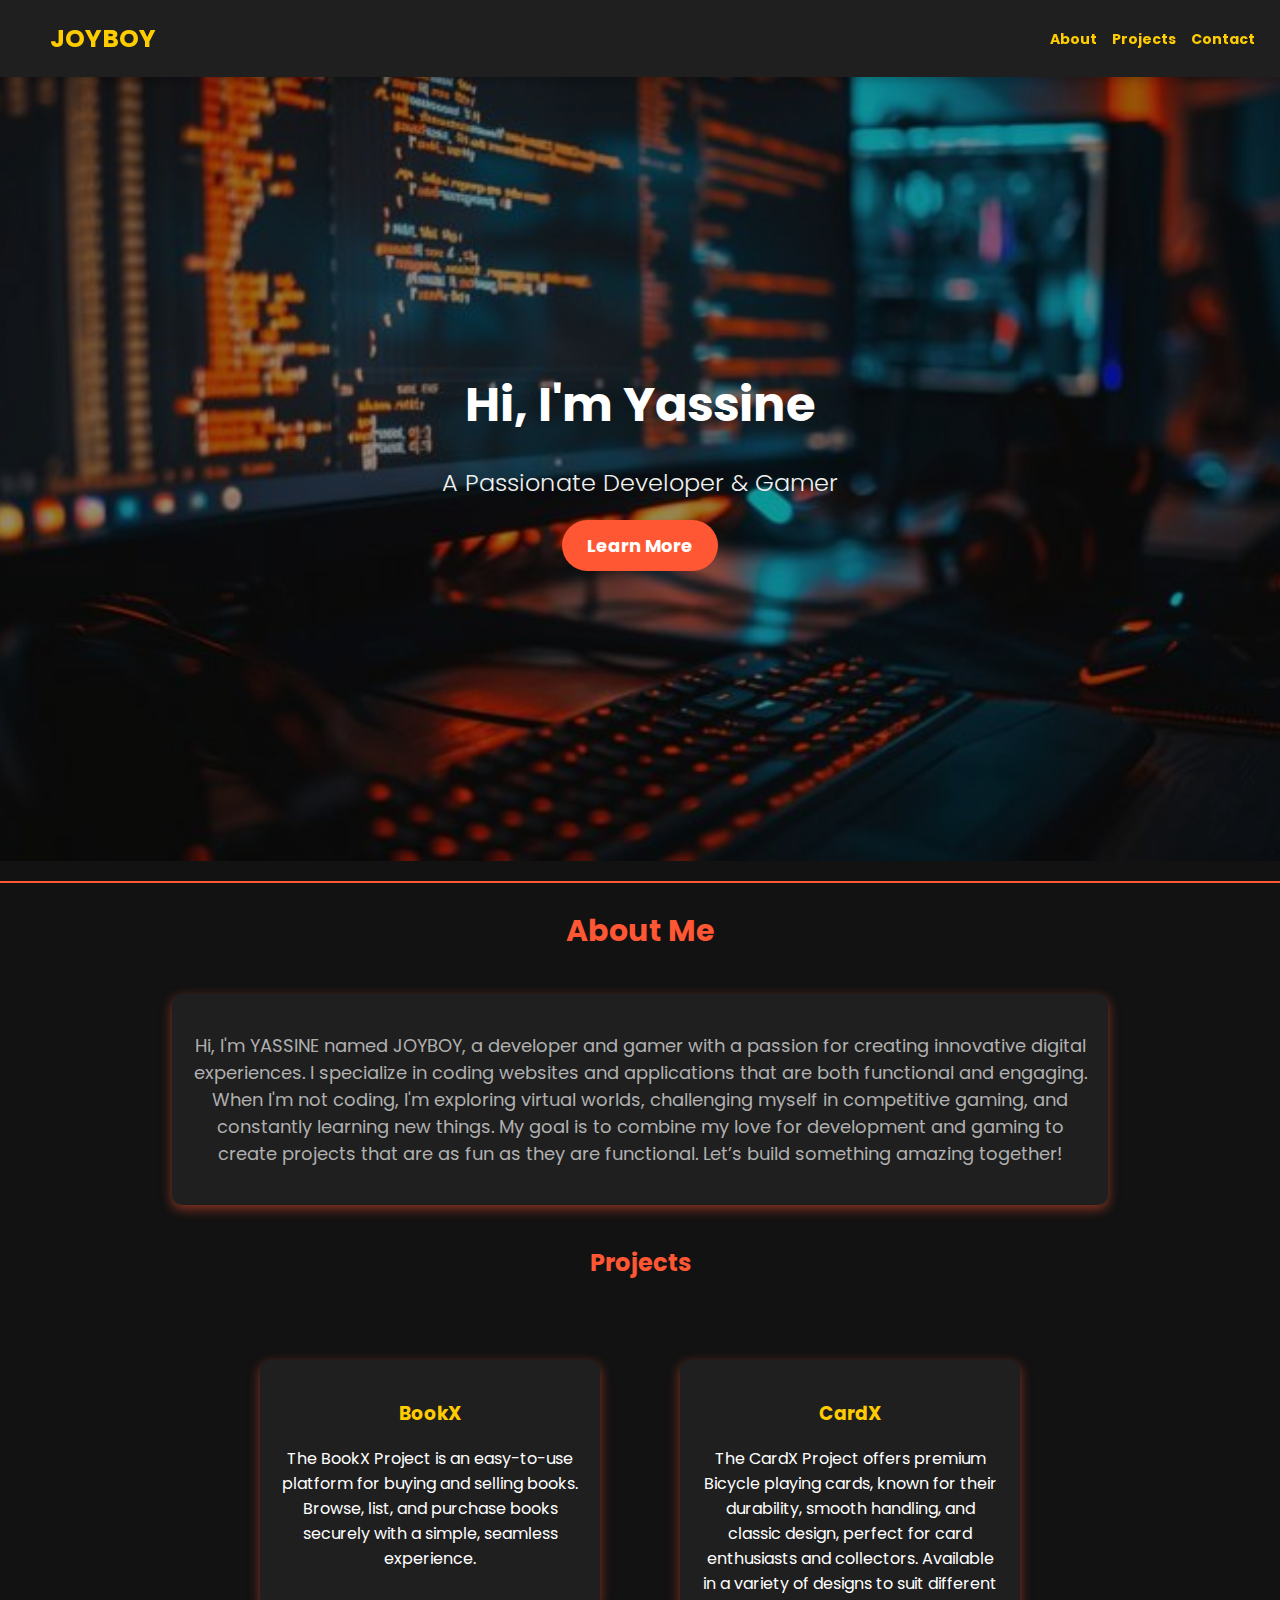
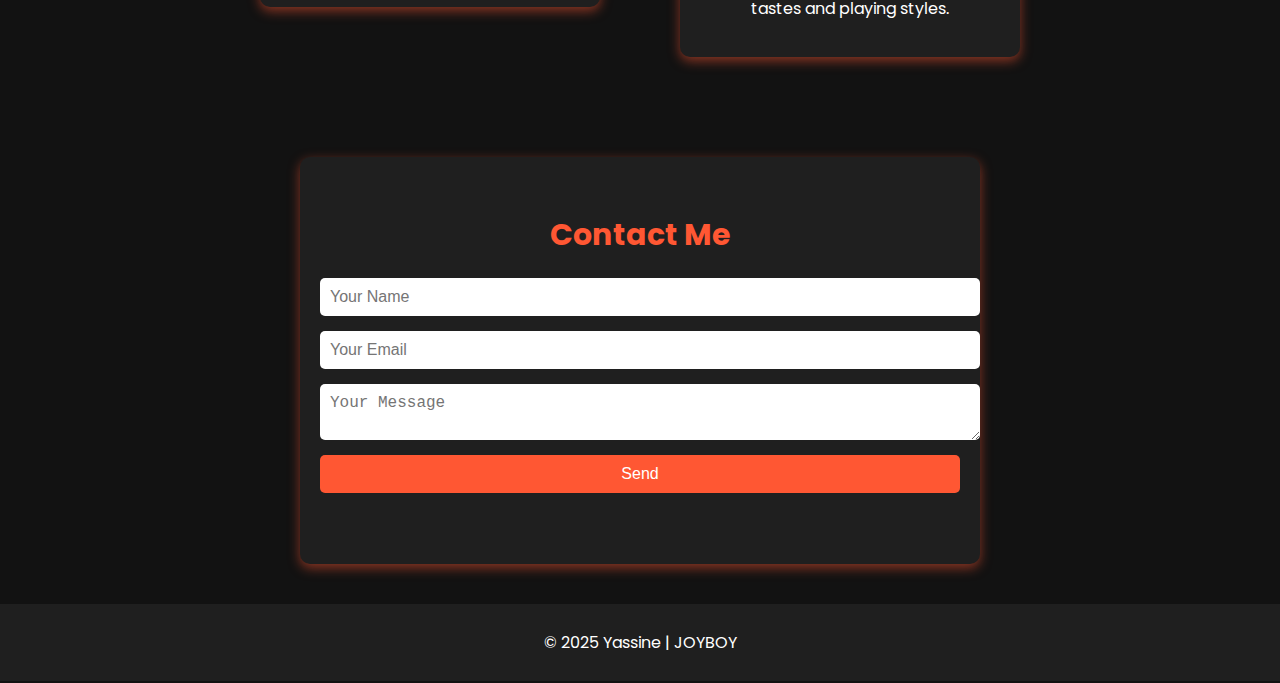
<file: index.html>
<!DOCTYPE html>
<html lang="en">
<head>
    <meta charset="UTF-8">
    <meta name="viewport" content="width=device-width, initial-scale=1.0">
    <title>Yassine | Portfolio</title>
    <link rel="icon" href="favicon.jpg">
    <link rel="stylesheet" href="style.css">
    <script src="https://smtpjs.com/v3/smtp.js"></script>
</head>
<body>
    <header>
        <nav>
            <a href="index.html" class="logo">JOYBOY</a>
            <div id="hamburger-menu" class="hamburger-icon">
                &#9776; 
            </div>
            <ul id="nav-list">
                <li><a href="#about">About</a></li>
                <li><a href="#projects">Projects</a></li>
                <li><a href="#contact">Contact</a></li>
            </ul>
        </nav>
    </header>
    
    
    <section id="hero">
        <div class="hero-content">
            <h2>Hi, I'm Yassine</h2>
            <p>A Passionate Developer & Gamer</p>
            <a href="#about" class="cta-button">Learn More</a>
        </div>
    </section>
    <div class="orange-row"></div>
    
    <h2 id="about-title">About Me</h2>
    <section id="about">
        <p>Hi, I'm YASSINE named JOYBOY, a developer and gamer with a passion for creating innovative digital experiences. I specialize in coding websites and applications that are both functional and engaging. When I'm not coding, I'm exploring virtual worlds, challenging myself in competitive gaming, and constantly learning new things. My goal is to combine my love for development and gaming to create projects that are as fun as they are functional. Let’s build something amazing together!</p>
    </section>
    
    <section id="projects">
        <h2>Projects</h2>
        <div class="project-list">
            <a href="BookX/index.html">
                <div class="project">
                    <h3>BookX</h3>
                    <p>The BookX Project is an easy-to-use platform for buying and selling books. Browse, list, and purchase books securely with a simple, seamless experience.</p>
                </div>
            </a>
            <a href="CardX/index.html">
                <div class="project">
                    <h3>CardX</h3>
                    <p> The CardX Project offers premium Bicycle playing cards, known for their durability, smooth handling, and classic design, perfect for card enthusiasts and collectors. Available in a variety of designs to suit different tastes and playing styles.</p>
                </div>
            </a>
        </div>
    </section>
    
    <section id="contact">
        <h2>Contact Me</h2>
        <form id="contactForm" method="post" action="">
            <input type="text" id="name" name="name" placeholder="Your Name" required>
            <input type="email" id="email" name="email" placeholder="Your Email" required>
            <textarea placeholder="Your Message" id="message" name="message" required></textarea>
            <button type="submit" >Send</button>
            <p id="responseMessage"></p>
        </form>
    </section>
    
    <footer>
        <p>&copy; 2025 Yassine | JOYBOY</p>
    </footer>
    <script src="script.js"></script>
</body>
</html>
</file>
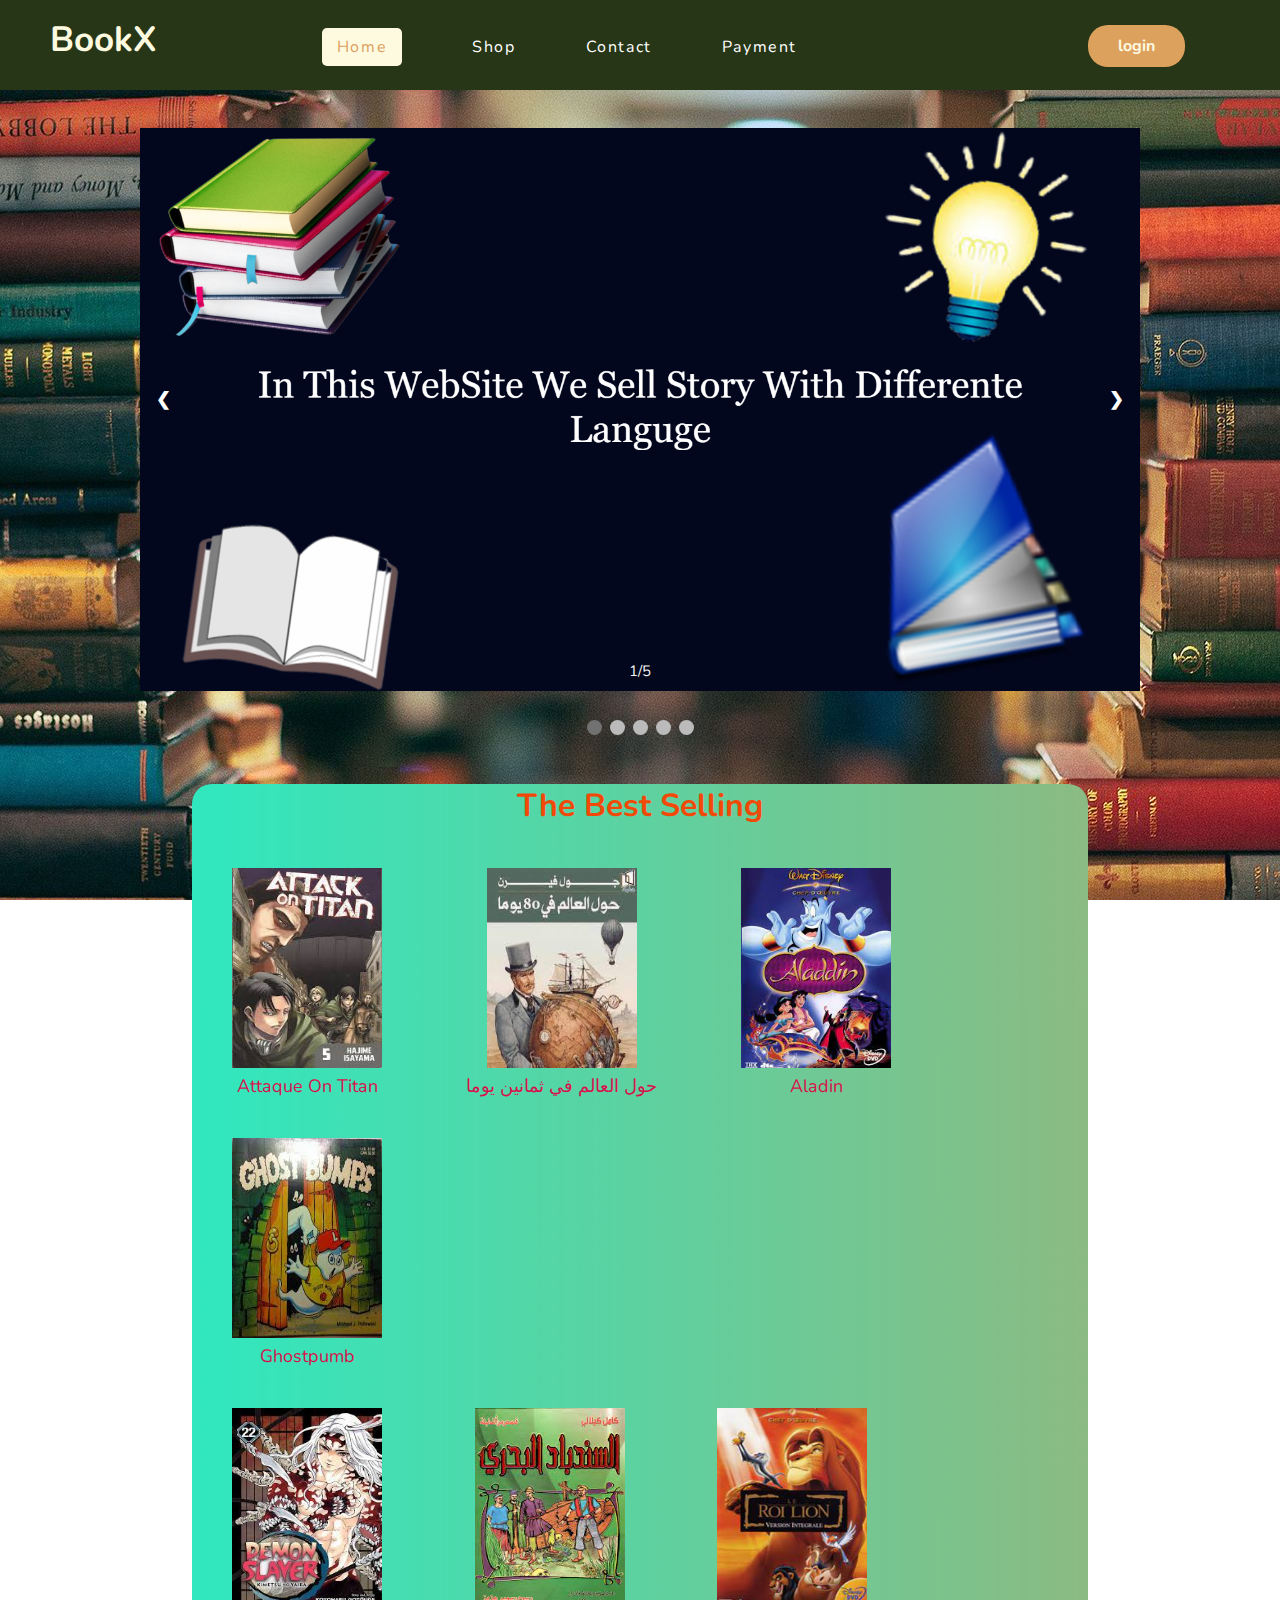
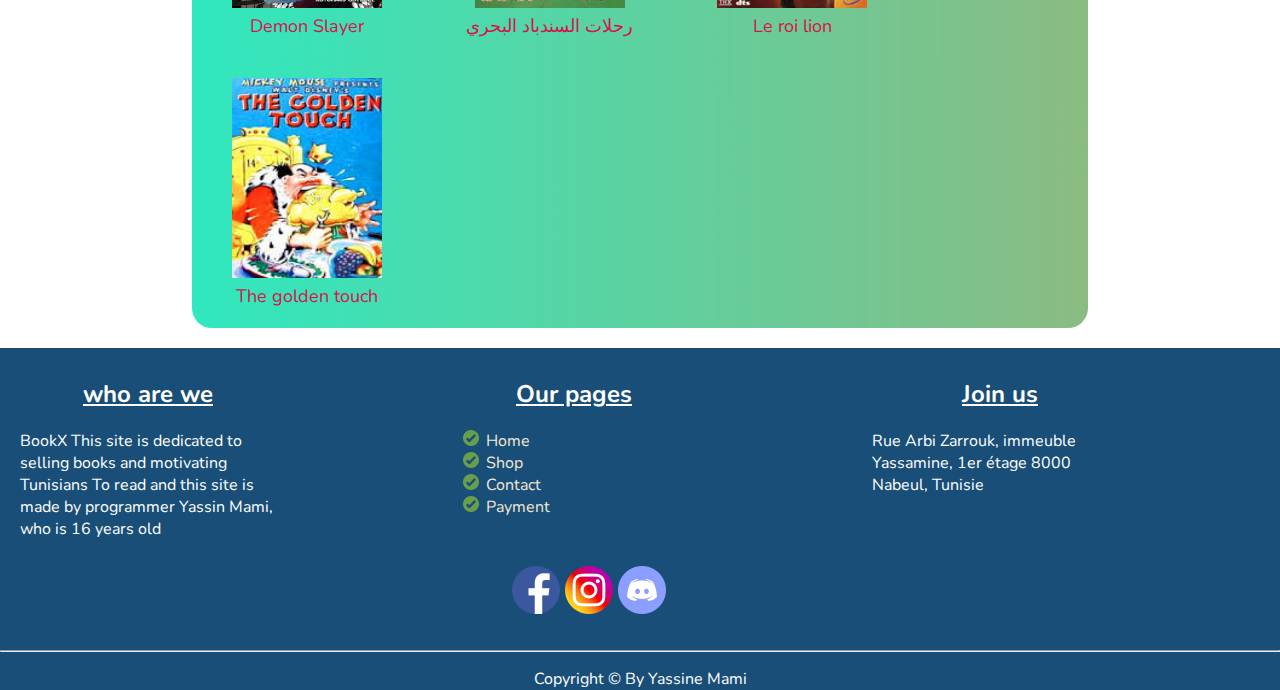
<file: BookX/index.html>
<!DOCTYPE html>
<html lang="en">
<head>
    <meta charset="UTF-8">
    <meta http-equiv="X-UA-Compatible" content="IE=edge">
    <meta name="viewport" content="width=device-width, initial-scale=1.0">
    <title>BookX</title>
    <link rel="stylesheet" href="style.css">
    <link rel="stylesheet" href="slider.css">
    <link rel="icon" type="image/x-icon" href="photos/logo/logo-removebg-preview.png">
    <link href="https://fonts.googleapis.com/css2?family=Material+Symbols+Outlined" rel="stylesheet" />

</head>
<body>
    <header>
        <div class="header">
            <nav class="navigation">
                <a href="index.html"><label class="logo">BookX</label></a>
                <ul class="menu">
                    <li><a href="index.html"id="page-curent">Home</a></li>
                    <li><a href="shop.html" >Shop</a></li>
                    <li><a href="contact.html">Contact</a></li>
                    <li><a href="selling.html">Payment</a></li>
                </ul>
                <a href="login.html" class="login">login</a>
            </nav>
        </div>
    </header>

    <!-- Slideshow container -->
    <div class="slideshow-container">

        <!-- Full-width images with number and caption text -->
        <div class="mySlides fade">
        <a href="shop.html"><img src="photos/slider/slider1.jpg" style="width:100%"></a>
        <div class="text">1/5</div>
        </div>
    
        <div class="mySlides fade">
        <a href="shop.html #français"><img src="photos/slider/slider2.jpg" style="width:100%"></a>
        <div class="text">2/5</div>
        </div>
    
        <div class="mySlides fade">
        <a href="shop.html #arabe"><img src="photos/slider/slider3.jpg" style="width:100%"></a>
        <div class="text">3/5</div>
        </div>

        <div class="mySlides fade">
            <img src="photos/slider/slider4.jpg" style="width:100%">
            <div class="text">4/5</div>
        </div>

        <div class="mySlides fade">
            <img src="photos/slider/slider5.jpg" style="width:100%">
            <div class="text">5/5</div>
        </div>
    
        <!-- Next and previous buttons -->
        <a class="prev" onclick="plusSlides(-1)">&#10094;</a>
        <a class="next" onclick="plusSlides(1)">&#10095;</a>
        </div>
        <br>
    
    <!-- The dots/circles -->
    <div style="text-align:center">
        <span class="dot" onclick="currentSlide(1)"></span>
        <span class="dot" onclick="currentSlide(2)"></span>
        <span class="dot" onclick="currentSlide(3)"></span>
        <span class="dot" onclick="currentSlide(4)"></span>
        <span class="dot" onclick="currentSlide(5)"></span>
    </div>
    <br>

    <div class="best-sel">
        <h1>The Best Selling</h1>
            <div class="liste1">
                <div class="best">
                    <a href="shop.html #attaque on titan"><img src="photos/les histoire/attaque on titan.jpg" alt="Attaque On Titan" ></a>
                    <a href="shop.html #attaque on titan">Attaque On Titan</a>
                </div>
                <div class="best">
                    <a href="shop.html #7oula el3alm fi 80yaoum"><img src="photos/les histoire/7oula el3alm fi 80yaoum.jpg" alt="7oula el3alm fi 80yaoum" ></a>
                    <a href="shop.html #7oula el3alm fi 80yaoum">حول العالم في ثمانين يوما</a>
                </div>
                <div class="best">
                    <a href="shop.html #Aladin"><img src="photos/les histoire/aladin.jpg" alt="Aladin" ></a>
                    <a href="shop.html #Aladin">Aladin</a>
                </div>
                <div class="best">
                    <a href="shop.html #ghostpumb"><img src="photos/les histoire/ghostpumb.jpg" alt="ghostpumb" ></a>
                    <a href="shop.html #ghostpumb">Ghostpumb</a>
                </div>
            </div>

            <div class="liste2">
                <div class="best">
                    <a href="shop.html #demon slayer"><img src="photos/les histoire/demon slayer.jpg" alt="demon slayer" ></a>
                    <a href="shop.html #demon slayer">Demon Slayer</a>
                </div>
                <div class="best">
                    <a href="shop.html #sindibad"><img src="photos/les histoire/sindibad.png" alt="sindibad" ></a>
                    <a href="shop.html #sindibad">رحلات السندباد البحري</a>
                </div>
                <div class="best">
                    <a href="shop.html #Le roi lion"><img src="photos/les histoire/le roi lion.jpg" alt="Le roi lion" ></a>
                    <a href="shop.html #Le roi lion">Le roi lion</a>
                </div>
                <div class="best">
                    <a href="shop.html #the golden touch"><img src="photos/les histoire/the golden touch.jpg" alt="The golden touch" ></a>
                    <a href="shop.html #the golden touch">The golden touch </a>
                </div>
            </div>
    </div>

    <footer class="footer">
        <div class="footer-element">
            <h2 class="h2-footer">who are we</h2>
            <p>BookX This site is dedicated to selling books and motivating Tunisians
                To read and this site is made by programmer Yassin Mami, who is 16 years old
            </p>
        </div>

        <div class="footer-element">
            <h2 class="contact-title">Our pages</h2>
            <ul class="our-pages">
                <li><a href="index.html">Home</a></li>
                <li><a href="shop.html">Shop</a></li>
                <li><a href="contact.html">Contact</a></li>
                <li><a href="selling.html">Payment</a></li>
            </ul>
        </div>

        <div class="footer-element">
            <h2 class="join-title">Join us</h2>
            <p>
                Rue Arbi Zarrouk, immeuble Yassamine, 1er étage 8000 Nabeul, Tunisie
            </p>
        </div>

        <div class="reseau-social">
            <div class="center-rs">
                <a href="https://www.facebook.com/houssine.mami.16/"><span class="comunity facebook"></span></a>
                <a href="https://www.instagram.com/yassine_sama2008/"><span class="comunity instagram"></span></a>
                <a href="https://discord.com/channels/722556341738012733/854034636040831016"><span class="comunity discord"></span></a>
            </div>
        </div>

        <div class="copyright">
            <hr>
            <p>
                Copyright &copy; By Yassine Mami
            </p>
        </div>

    </footer>
    <script src="programe.js">

    </script>
</body>

</html>
</file>
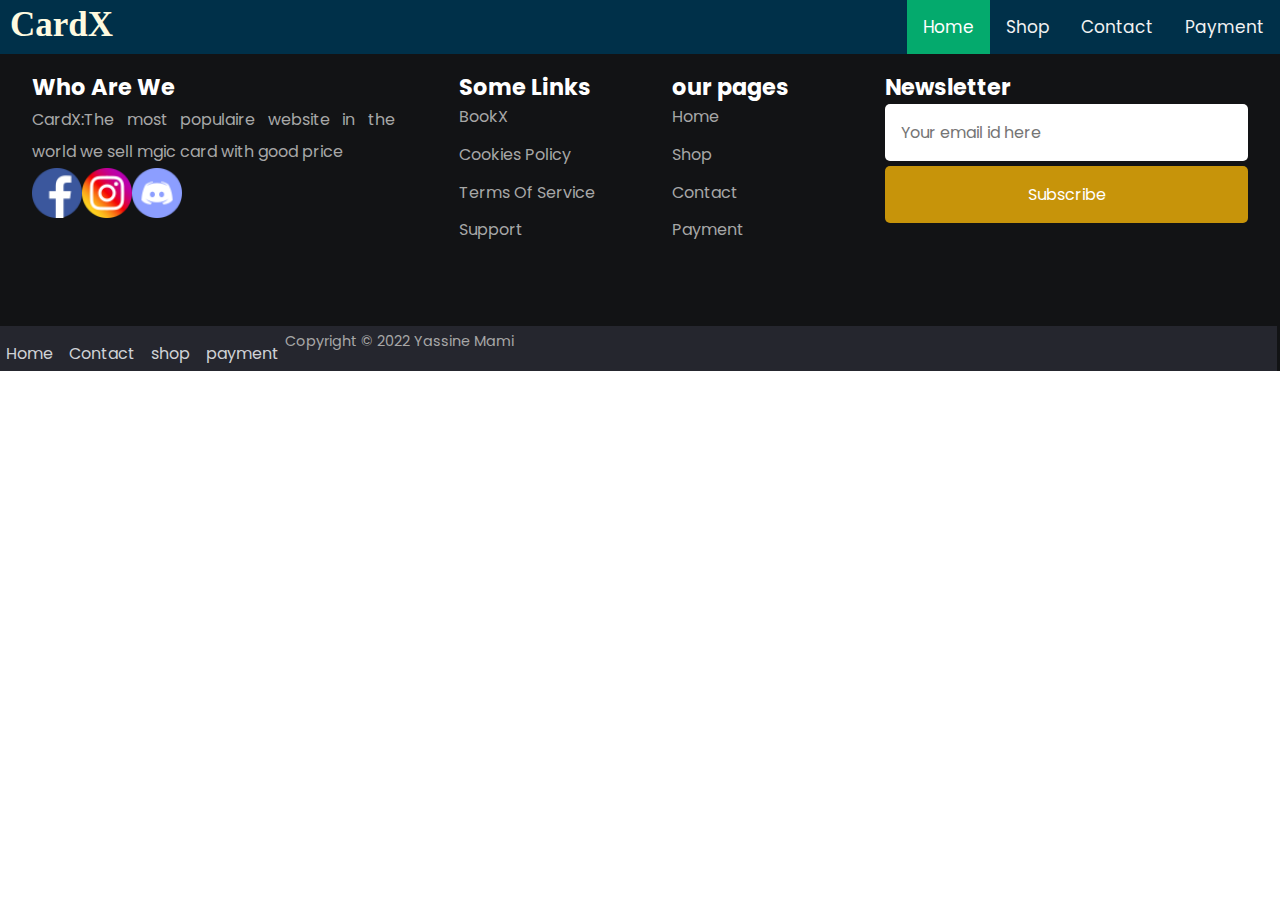
<file: CardX/index.html>
<!DOCTYPE html>
<html lang="en">
<head>
    <meta charset="UTF-8">
    <meta http-equiv="X-UA-Compatible" content="IE=edge">
    <meta name="viewport" content="width=device-width, initial-scale=1.0">
    <title>CardX</title>
    <link rel="stylesheet" href="style.css">
    <script src="script.js"></script>
    <link href="https://fonts.googleapis.com/css2?family=Material+Symbols+Outlined" rel="stylesheet" />
</head>
<body>
    <!-- Load an icon library to show a hamburger menu (bars) on small screens -->
<link rel="stylesheet" href="https://cdnjs.cloudflare.com/ajax/libs/font-awesome/4.7.0/css/font-awesome.min.css">

<div class="topnav" id="myTopnav">
  <div class="brand-name">CardX</div>
  <a href="selling.html">Payment</a>
  <a href="contact.html">Contact</a>
  <a href="shop.html">Shop</a>
  <a href="index.html" class="active">Home</a>

  <a href="javascript:void(0);" class="icon" onclick="myFunction()">
    <i class="fa fa-bars"></i>
  </a>
</div>

<button onclick="topFunction()" id="myBtn" title="Go to top"><span class="material-symbols-outlined">
  arrow_circle_up
  </span></button>

<!-- Footer-Section -->
<footer>
  <div class="row primary">
    <div class="column about">
  
    <h3>Who Are We</h3>
  
     <p>
        CardX:The most populaire website in the world 
        we sell mgic card with good price
    </p>
  
    <div class="social">
      <a href="https://www.facebook.com/houssine.mami.16/"><img src="photos/facebook.png" alt="" class="fa-brands fa-facebook-square"></a>
      <a href="https://www.instagram.com/yassine_sama2008/"><img src="photos/instagram.png" alt="" class="fa-brands fa-instagram-square"></a>
      <a href="https://discord.com/channels/722556341738012733/854034636040831016"><img src="photos/discord.png" alt="" class="fa-brands fa-discord-square"></a>
    </div>
  </div>
  
  <div class="column links">
  <h3>Some Links</h3>
  
   <ul>
  
    <li>
     <a href="file:///D:/Dev%20Web/BookX/index.html">BookX</a>
    </li>
    <li>
     <a href="#cookies-policy">Cookies Policy</a>
    </li>
    <li>
     <a href="#terms-of-services">Terms Of Service</a>
    </li>
    <li>
     <a href="#support">Support</a>
    </li>
   </ul>
  
  </div>
  
  
  <div class="column links">
    <h3>our pages</h3>
     <ul>
      <li>
       <a href="index.html">Home</a>
      </li>
      <li>
       <a href="shop.html">Shop</a>
      </li>
      <li>
      <a href="contact.html">Contact</a>
      </li>
      <li>
      <a href="selling.html">Payment</a>
      </li>
    </ul>
  </div>
  
  <div class="column subscribe">
   <h3>Newsletter</h3>
    <div>
     <input type="email" placeholder="Your email id here" />
     <button>Subscribe</button>
    </div>
  
  </div>
  
  </div>
  
  <div class="row copyright">
    <div class="footer-menu">
  
    <a href="index.html">Home</a>
    <a href="contact.html">Contact</a>
    <a href="shop.html">shop</a>
    <a href="selling.html">payment</a>
  
    </div>
     <p>Copyright &copy; 2022 Yassine Mami</p>
  </div>
  </footer>
</body>
</html>
</file>
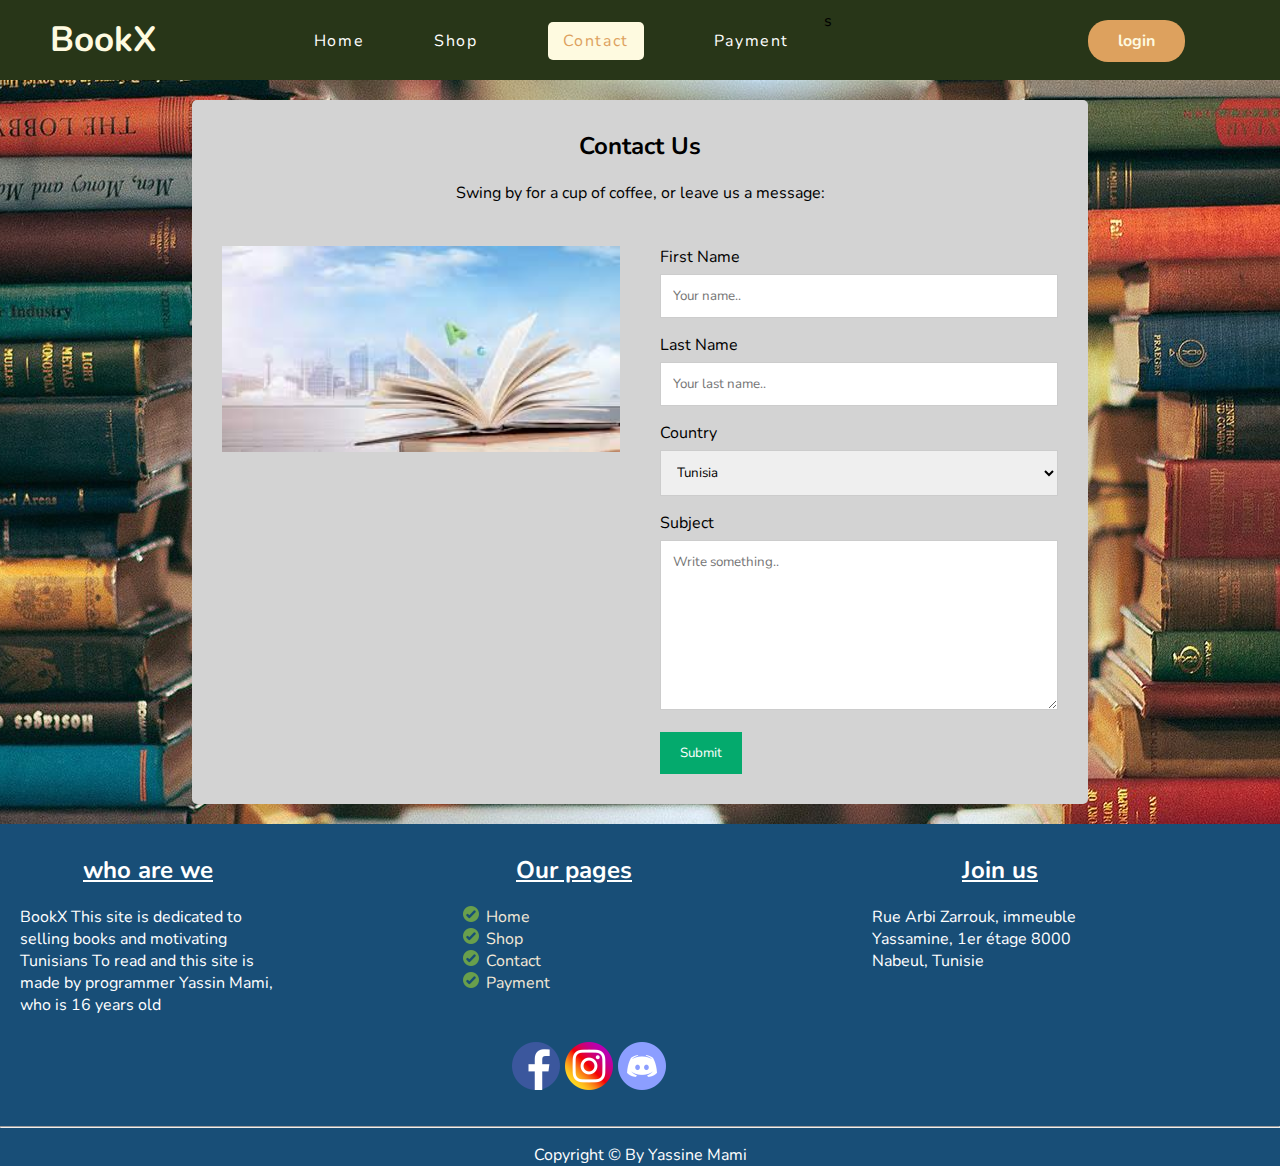
<file: BookX/contact.html>
<!DOCTYPE html>
<html lang="en">
<head>
    <meta charset="UTF-8">
    <meta http-equiv="X-UA-Compatible" content="IE=edge">
    <meta name="viewport" content="width=device-width, initial-scale=1.0">
    <title>BookX-contact</title>
    <link rel="stylesheet" href="contact.css">
    <link rel="icon" type="image/x-icon" href="photos/logo/logo-removebg-preview.png">
    
</head>
<body>
    <header>
        <div class="header">
            <nav class="navigation">
                <a href="index.html"><label class="logo">BookX</label></a>
                <ul class="menu">
                    <li><a href="index.html">Home</a></li>
                    <li><a href="shop.html" >Shop</a></li>
                    <li><a href="contact.html" id="page-curent">Contact</a></li>s
                    <li><a href="selling.html">Payment</a></li>
                </ul>
                <a href="login.html" class="login">login</a>
            </nav>
        </div>
    </header>

    <div class="container">
        <div style="text-align:center">
          <h2>Contact Us</h2>
          <p>Swing by for a cup of coffee, or leave us a message:</p>
        </div>
        <div class="row">
          <div class="column">
            <img src="photos/book background.jpg" style="width:100%">
          </div>
          <div class="column">
            <form>
              <label for="fname">First Name</label>
              <input type="text" id="fname" name="firstname" placeholder="Your name..">
              <label for="lname">Last Name</label>
              <input type="text" id="lname" name="lastname" placeholder="Your last name..">
              <label for="country">Country</label>
              <select id="country" name="country">
                <option value="australia">Tunisia</option>
                <option value="canada">Canada</option>
                <option value="usa">USA</option>
                <option value="japan">Japan</option>
              </select>
              <label for="subject">Subject</label>
              <textarea id="subject" name="subject" placeholder="Write something.." style="height:170px"></textarea>
              <a href="index.html"><input type="submit" value="Submit"></a>
            </form>
          </div>
        </div>
      </div>

    <footer class="footer">
        <div class="footer-element">
            <h2 class="h2-footer">who are we</h2>
            <p>BookX This site is dedicated to selling books and motivating Tunisians
                To read and this site is made by programmer Yassin Mami, who is 16 years old
            </p>
        </div>

        <div class="footer-element">
            <h2 class="contact-title">Our pages</h2>
            <ul class="our-pages">
                <li><a href="index.html">Home</a></li>
                <li><a href="shop.html">Shop</a></li>
                <li><a href="contact.html">Contact</a></li>
                <li><a href="selling.html">Payment</a></li>
            </ul>
        </div>

        <div class="footer-element">
            <h2 class="join-title">Join us</h2>
            <p>
                Rue Arbi Zarrouk, immeuble Yassamine, 1er étage 8000 Nabeul, Tunisie
            </p>
        </div>

        <div class="reseau-social">
            <div class="center-rs">
                <a href="https://www.facebook.com/houssine.mami.16/"><span class="comunity facebook"></span></a>
                <a href="https://www.instagram.com/yassine_sama2008/"><span class="comunity instagram"></span></a>
                <a href="https://discord.com/channels/722556341738012733/854034636040831016"><span class="comunity discord"></span></a>
            </div>
        </div>

        <div class="copyright">
            <hr>
            <p>
                Copyright &copy; By Yassine Mami
            </p>
        </div>

    </footer>
</body>
</html>
</file>
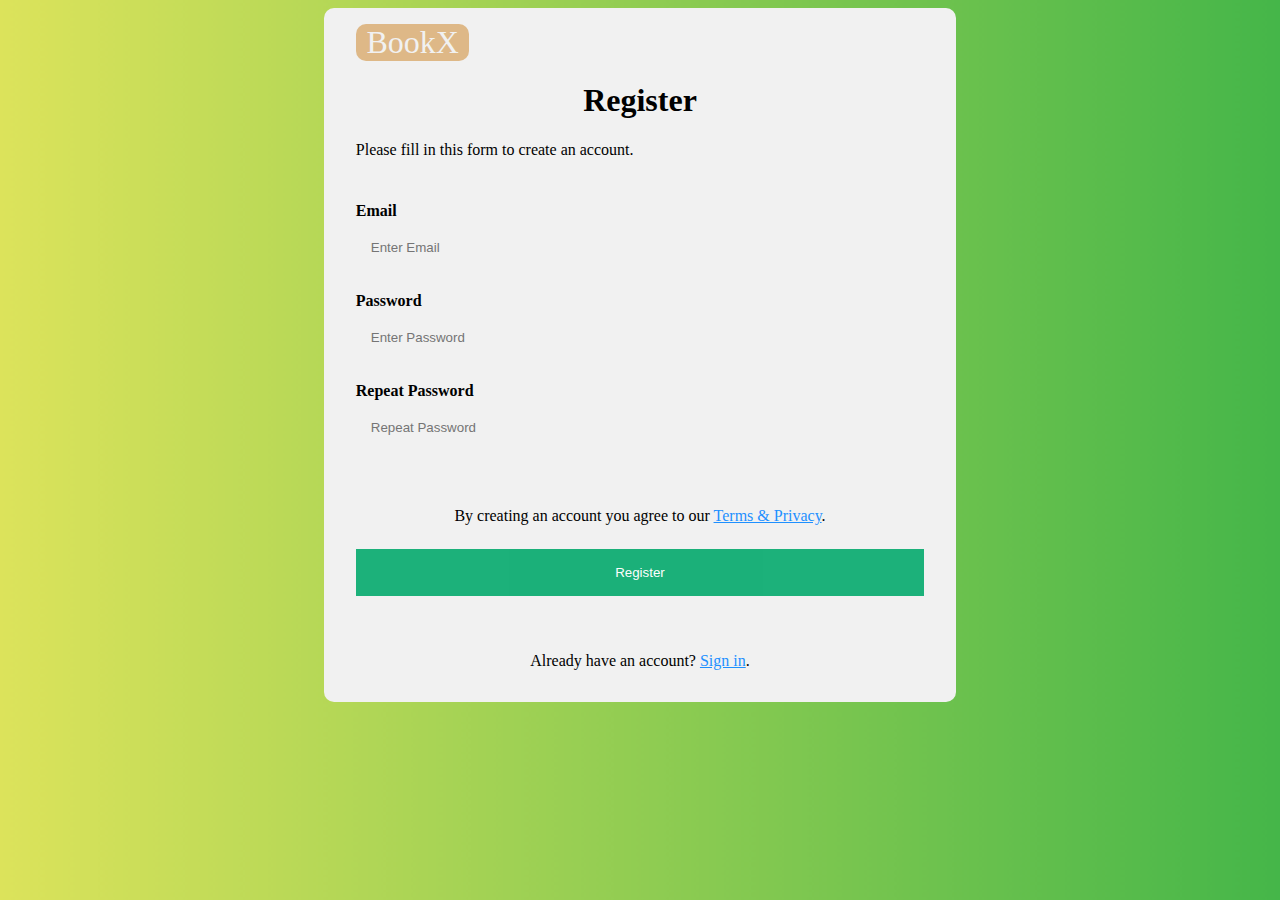
<file: BookX/login.html>
<!DOCTYPE html>
<html lang="en">
<head>
    <meta charset="UTF-8">
    <meta http-equiv="X-UA-Compatible" content="IE=edge">
    <meta name="viewport" content="width=device-width, initial-scale=1.0">
    <title>BookX-log_in</title>
    <link rel="icon" type="image/x-icon" href="photos/logo/logo-removebg-preview.png">
    <style>
        * {box-sizing: border-box}

        body{
          background-image: url('photos/EasyMed.png');
          background-size: cover;
          background-position: center;
        }

        .logo{  
          font-size: 2em;
          background-color: burlywood;
          color: #f1f1f1;
          width: 20%;
          border-radius: 10px;
          text-align: center;
        }

        .login-time{
          background-color: #f1f1f1;
          width: 50%;
          margin: 0 auto;
          border-radius: 10px;
        }

        /* Add padding to containers */
        .container {
          padding: 16px;
          width: 95%;
          margin: 0 auto;
        }

        /* Full-width input fields */
        input[type=text], input[type=password] {
          width: 100%;
          padding: 15px;
          margin: 5px 0 22px 0;
          display: inline-block;
          border: none;
          background: #f1f1f1;
        }

        input[type=text]:focus, input[type=password]:focus {
          background-color: #ddd;
          outline: none;
        }

        /* Overwrite default styles of hr */
        hr {
          border: 1px solid #f1f1f1;
          margin-bottom: 25px;
        }

        /* Set a style for the submit/register button */
        .registerbtn {
          background-color: #04AA6D;
          color: white;
          padding: 16px 20px;
          margin: 8px 0;
          border: none;
          cursor: pointer;
          width: 100%;
          opacity: 0.9;
        }

        .terme{
          text-align: center;
        }

        .registerbtn:hover {
          opacity:1;
        }

        /* Add a blue text color to links */
        a {
          color: dodgerblue;
        }

        /* Set a grey background color and center the text of the "sign in" section */
        .signin {
          background-color: #f1f1f1;
          text-align: center;
        }
    </style>
</head>
<body class="sig-in">
  <div class="login-time">
    <form action="index.html">
        <div class="container">
          <div class="logo">BookX</div>
          <h1 style="text-align: center;">Register</h1>
          <p>Please fill in this form to create an account.</p>
          <hr>
      
          <label for="email"><b>Email</b></label>
          <input type="text" placeholder="Enter Email" name="email" id="email" required>
      
          <label for="psw"><b>Password</b></label>
          <input type="password" placeholder="Enter Password" name="psw" id="psw" required>
      
          <label for="psw-repeat"><b>Repeat Password</b></label>
          <input type="password" placeholder="Repeat Password" name="psw-repeat" id="psw-repeat" required>
          <hr>
          <div class="terme"><p>By creating an account you agree to our <a href="#">Terms & Privacy</a>.</p></div>
          
          <a href="index.html"><button type="submit" class="registerbtn">Register</button></a>
        </div>
      
        <div class="container signin">
          <p>Already have an account? <a href="#">Sign in</a>.</p>
        </div>
      </form>
    </div>
</body>
</html>
</file>
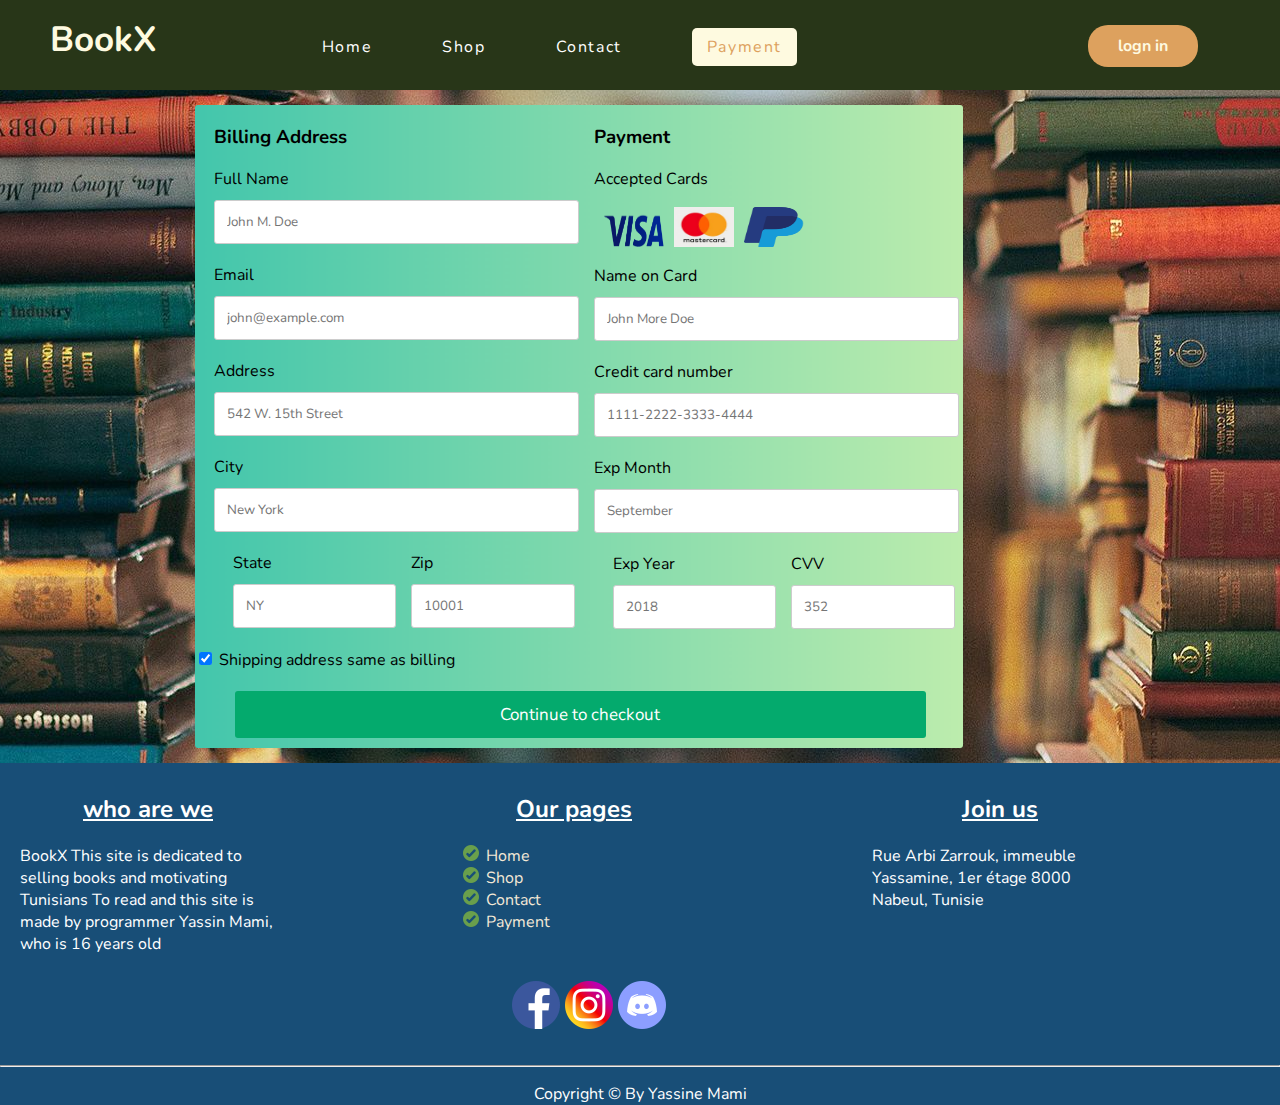
<file: BookX/selling.html>
<!DOCTYPE html>
<html lang="en">
<head>
    <meta charset="UTF-8">
    <meta http-equiv="X-UA-Compatible" content="IE=edge">
    <meta name="viewport" content="width=device-width, initial-scale=1.0">
    <title>BookX-selling</title>
    <link rel="icon" type="image/x-icon" href="photos/logo/logo-removebg-preview.png">
    <link rel="stylesheet" href="style.css">
</head>
<body>
    <header>
        <div class="header">
            <nav class="navigation">
                <a href="index.html"><label class="logo">BookX</label></a>
                <ul class="menu">
                    <li><a href="index.html">Home</a></li>
                    <li><a href="shop.html">Shop</a></li>
                    <li><a href="contact.html">Contact</a></li>
                    <li><a href="selling.html" id="page-curent">Payment</a></li>
                </ul>
                <a href="login.html" class="login">logn in</a>
            </nav>
        </div>
    </header>
<div class="row">
        <div class="col-75">
          <div class="container">
            <form action="index.html">
      
              <div class="row">
                <div class="col-50">
                  <h3>Billing Address</h3>
                  <label for="fname"> Full Name</label>
                  <input type="text" id="fname" name="firstname" placeholder="John M. Doe">
                  <label for="email">Email</label>
                  <input type="text" id="email" name="email" placeholder="john@example.com">
                  <label for="adr"> Address</label>
                  <input type="text" id="adr" name="address" placeholder="542 W. 15th Street">
                  <label for="city">City</label>
                  <input type="text" id="city" name="city" placeholder="New York">
      
                  <div class="row">
                    <div class="col-50">
                      <label for="state">State</label>
                      <input type="text" id="state" name="state" placeholder="NY">
                    </div>
                    <div class="col-50">
                      <label for="zip">Zip</label>
                      <input type="text" id="zip" name="zip" placeholder="10001">
                    </div>
                  </div>
                </div>
      
                <div class="col-50">
                  <h3>Payment</h3>
                  <label for="fname">Accepted Cards</label>
                  <div class="icon-container">
                    <a href="https://ma.visamiddleeast.com/fr_MA/pay-with-visa/find-a-card/debit-cards.html"><img src="photos/visa.png" alt="visa card" class="fa fa-cc-visa"></a>
                    <a href="https://www.mastercard.fr/fr-fr.html"><img src="photos/mastercard.jpg" alt="mastercard" class="fa fa-cc-mastercard"></a>
                    <a href="https://www.paypal.com/fr/webapps/mpp/home"><img src="photos/paypal.png" alt="paypal" class="fa fa-cc-paypal"></a>
                  </div>
                  <label for="cname">Name on Card</label>
                  <input type="text" id="cname" name="cardname" placeholder="John More Doe">
                  <label for="ccnum">Credit card number</label>
                  <input type="text" id="ccnum" name="cardnumber" placeholder="1111-2222-3333-4444">
                  <label for="expmonth">Exp Month</label>
                  <input type="text" id="expmonth" name="expmonth" placeholder="September">
      
                  <div class="row">
                    <div class="col-50">
                      <label for="expyear">Exp Year</label>
                      <input type="text" id="expyear" name="expyear" placeholder="2018">
                    </div>
                    <div class="col-50">
                      <label for="cvv">CVV</label>
                      <input type="text" id="cvv" name="cvv" placeholder="352">
                    </div>
                  </div>
                </div>
      
              </div>
              <label>
                <input type="checkbox" checked="checked" name="sameadr"> Shipping address same as billing
              </label>
              <input type="submit" value="Continue to checkout" class="btn">
            </form>
          </div>
        </div>
</div>
<footer class="footer">
    <div class="footer-element">
        <h2 class="h2-footer">who are we</h2>
        <p>BookX This site is dedicated to selling books and motivating Tunisians
            To read and this site is made by programmer Yassin Mami, who is 16 years old
        </p>
    </div>

    <div class="footer-element">
        <h2 class="contact-title">Our pages</h2>
        <ul class="our-pages">
            <li><a href="index.html">Home</a></li>
            <li><a href="shop.html">Shop</a></li>
            <li><a href="contact.html">Contact</a></li>
            <li><a href="selling.html">Payment</a></li>
        </ul>
    </div>

    <div class="footer-element">
        <h2 class="join-title">Join us</h2>
        <p>
            Rue Arbi Zarrouk, immeuble Yassamine, 1er étage 8000 Nabeul, Tunisie
        </p>
    </div>
    
    <div class="reseau-social">
      <div class="center-rs">
          <a href="https://www.facebook.com/houssine.mami.16/"><span class="comunity facebook"></span></a>
          <a href="https://www.instagram.com/yassine_sama2008/"><span class="comunity instagram"></span></a>
          <a href="https://discord.com/channels/722556341738012733/854034636040831016"><span class="comunity discord"></span></a>
      </div>
    </div>

    <div class="copyright">
        <hr>
        <p>
            Copyright &copy; By Yassine Mami
        </p>
    </div>

</footer>

    
</body>
</html>
</file>
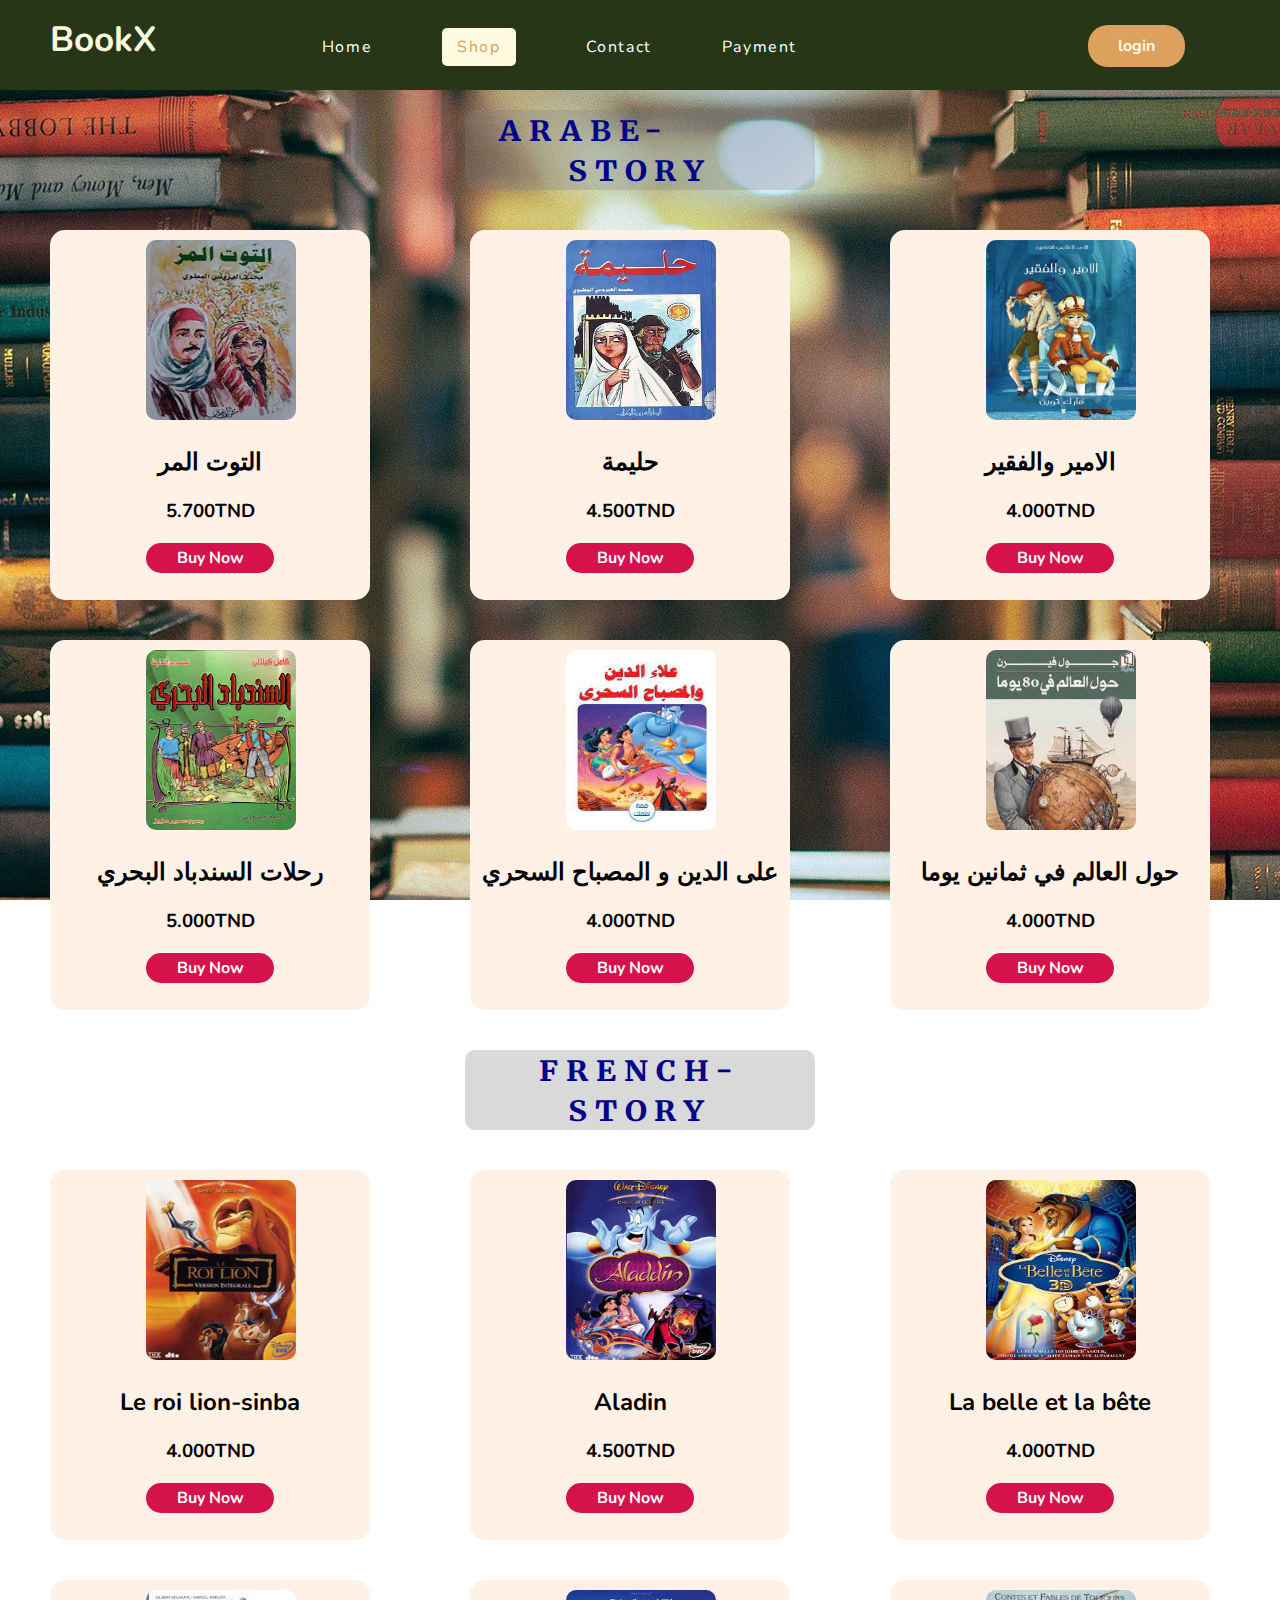
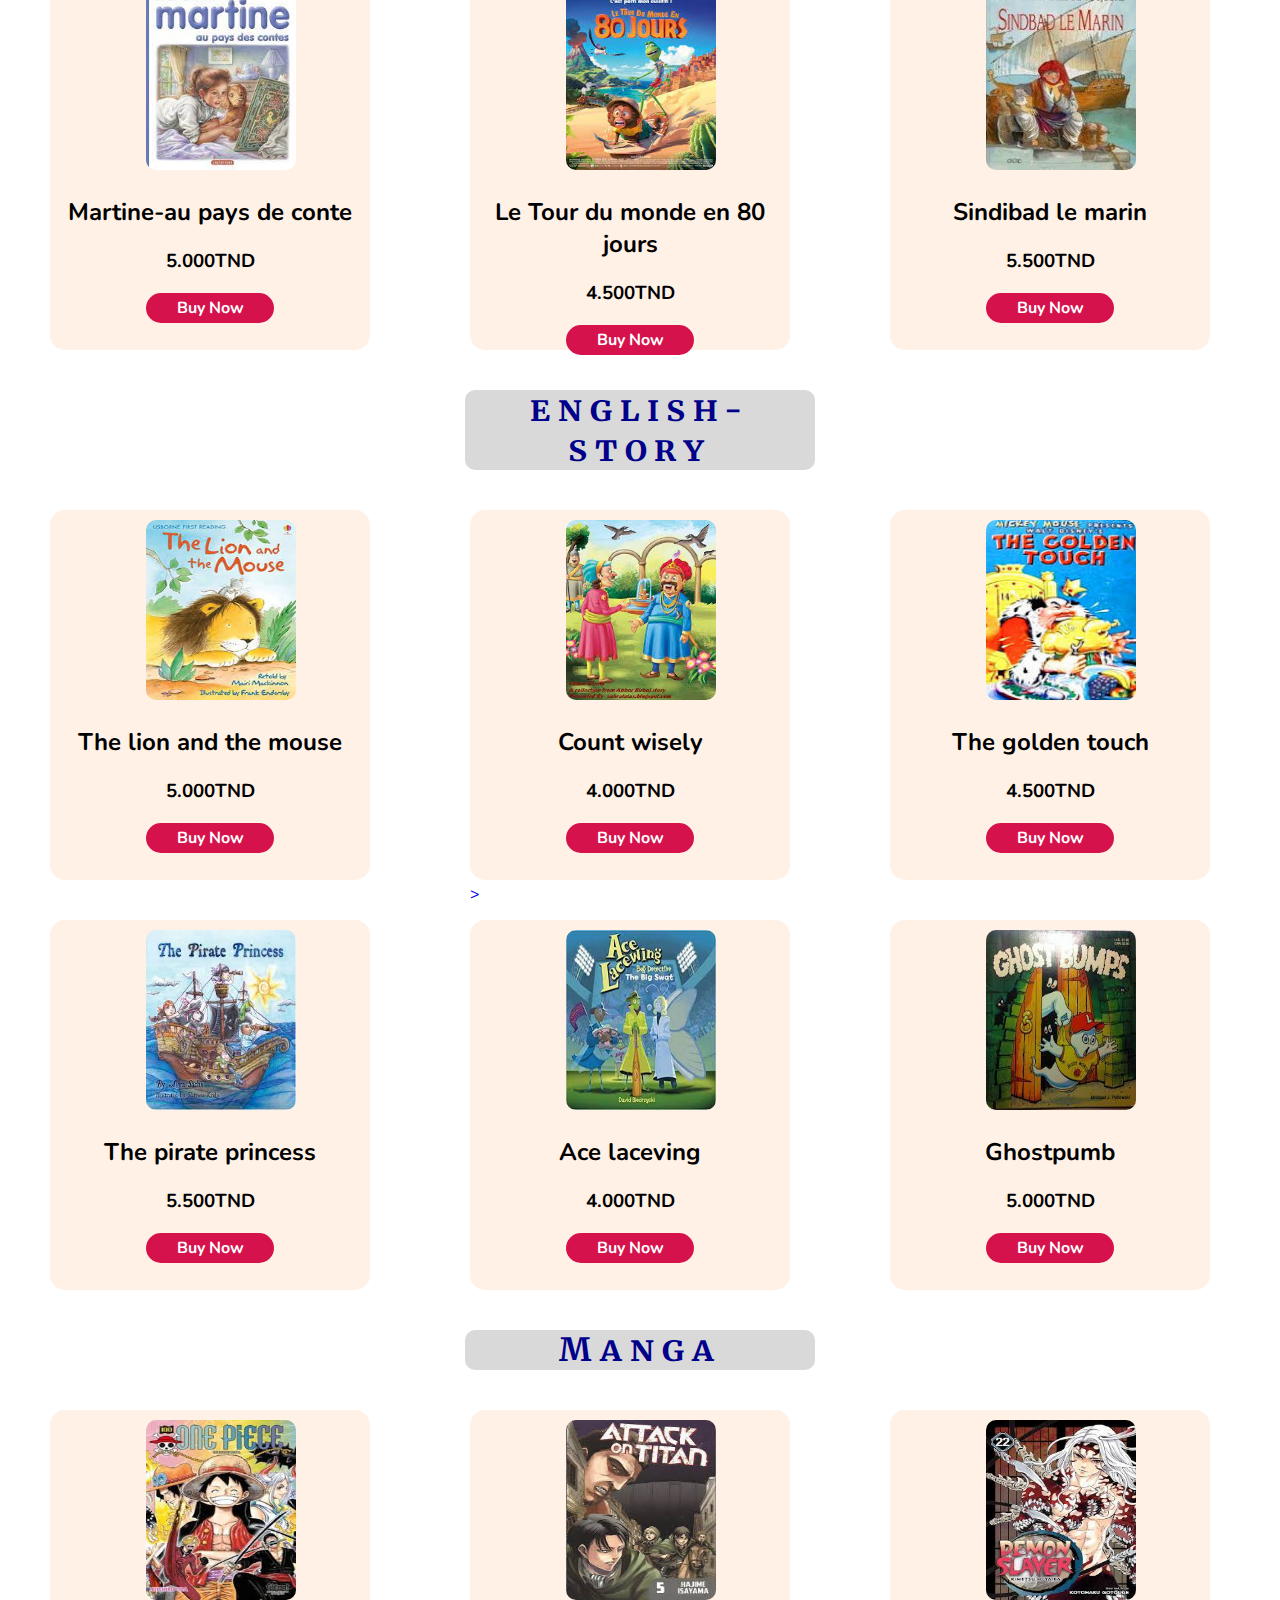
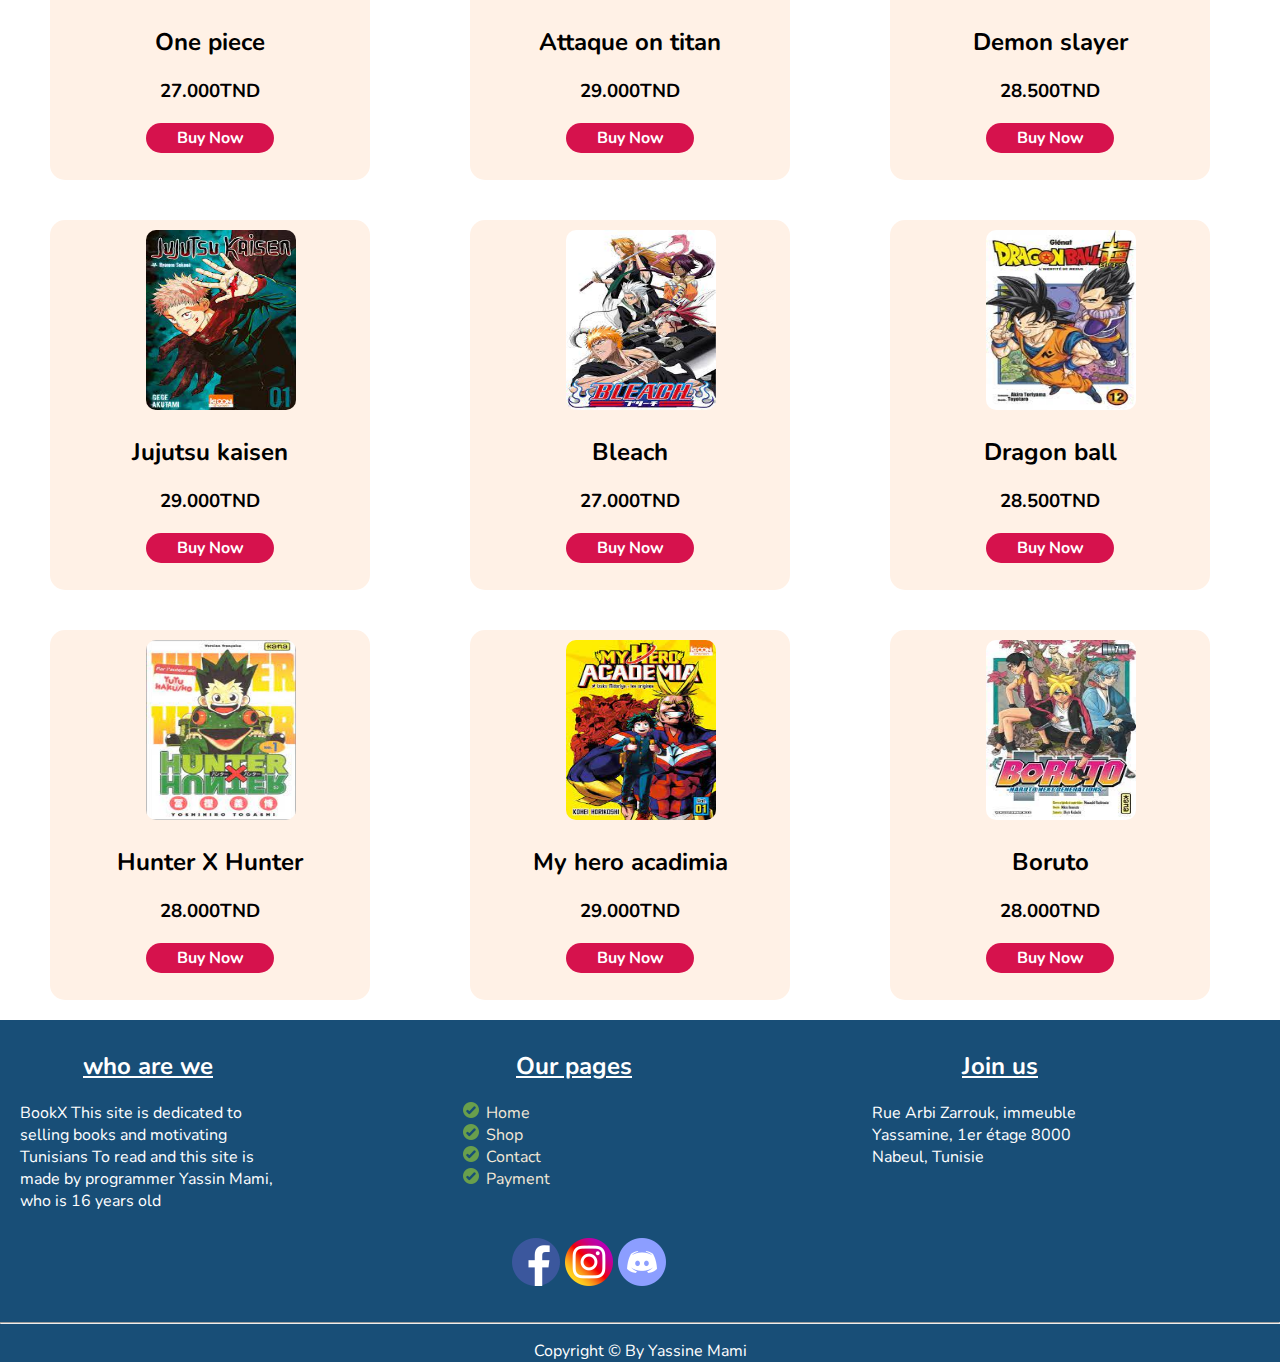
<file: BookX/shop.html>
<!DOCTYPE html>

<html lang="en">

<head>
    <meta charset="UTF-8">
    <meta http-equiv="X-UA-Compatible" content="IE=edge">
    <meta name="viewport" content="width=device-width, initial-scale=1.0">
    <title>BookX-shop</title>
    <link rel="stylesheet" href="style.css">
    <link rel="icon" type="image/x-icon" href="photos/logo/logo-removebg-preview.png">
</head>

<body>
    <header>
        <div class="header">
            <nav class="navigation">
                <a href="index.html"><label class="logo">BookX</label></a>
                <ul class="menu">
                    <li><a href="index.html">Home</a></li>
                    <li><a href="shop.html" id="page-curent">Shop</a></li>
                    <li><a href="contact.html">Contact</a></li>
                    <li><a href="selling.html">Payment</a></li>
                </ul>
                <a href="login.html" class="login">login</a>
            </nav>
        </div>
    </header>
        <div id="arabe">

            <h1 class="histoire-title" >arabe-story</h1>

            <div class="liste1">

                <div class="proudct1" id="tout elmour">
                    <img src="photos/les histoire/tout elmour.jpg" alt="التوت المر" class="produit">
                    <h2 class="title-products">التوت المر</h2>
                    <h3 class="price-products">5.700TND</h3>
                    <a href="selling.html"><h4 class="buy">Buy Now</h4></a>
                </div>

                <div class="proudct1" id="7alima">
                    <img src="photos/les histoire/7alima.png" alt="حليمة" class="produit">
                    <h2 class="title-products">حليمة</h2>
                    <h3 class="price-products">4.500TND</h3>
                    <a href="selling.html"><h4 class="buy">Buy Now</h4></a>
                </div>

                <div class="proudct1" id="alamirou_walfa9ir">
                    <img src="photos/les histoire/alamirou_walfa9ir.png" alt="الامير والفقير" class="produit">
                    <h2 class="title-products">الامير والفقير </h2>
                    <h3 class="price-products">4.000TND</h3>
                    <a href="selling.html"><h4 class="buy">Buy Now</h4></a>
                </div>

                <div class="proudct1" id="sindibad">
                    <img src="photos/les histoire/sindibad.png" alt="سندباد" class="produit">
                    <h2 class="title-products">رحلات السندباد البحري </h2>
                    <h3 class="price-products">5.000TND</h3>
                    <a href="selling.html"><h4 class="buy">Buy Now</h4></a>
                </div>

                <div class="proudct1" id="3ala eldin walmisbaè alsi7ri">
                    <img src="photos/les histoire/3ala eldin walmisbaè alsi7ri.png" alt="الامير والفقير" class="produit">
                    <h2 class="title-products">على الدين و المصباح السحري</h2>
                    <h3 class="price-products">4.000TND</h3>
                    <a href="selling.html"><h4 class="buy">Buy Now</h4></a>
                </div>

                <div class="proudct1" id="7oula el3alm fi 80yaoum">
                    <img src="photos/les histoire/7oula el3alm fi 80yaoum.jpg" alt="الامير والفقير" class="produit" >
                    <h2 class="title-products">حول العالم في ثمانين يوما</h2>
                    <h3 class="price-products">4.000TND</h3>
                    <a href="selling.html"><h4 class="buy">Buy Now</h4></a>
                </div>

            </div>

        </div>

        <div class="new-block"></div>

        <div class="francais" id="français">

            <h1 class="histoire-title">french-story</h1>

            <div class="liste1">

                <div class="proudct1" id="le roi lion">
                    <img src="photos/les histoire/le roi lion.jpg" alt="le roi lion" class="produit" >
                    <h2 class="title-products">Le roi lion-sinba</h2>
                    <h3 class="price-products">4.000TND</h3>
                    <a href="selling.html"><h4 class="buy">Buy Now</h4></a>
                </div>

                <div class="proudct1" id="Aladin">
                    <img src="photos/les histoire/aladin.jpg" alt="aladin" class="produit" >
                    <h2 class="title-products">Aladin</h2>
                    <h3 class="price-products">4.500TND</h3>
                    <a href="selling.html"><h4 class="buy">Buy Now</h4></a>
                </div>

                <div class="proudct1" id="la belle et la béte">
                    <img src="photos/les histoire/la belle et la béte.jpg" alt="la belle et la béte" class="produit" >
                    <h2 class="title-products">La belle et la bête</h2>
                    <h3 class="price-products">4.000TND</h3>
                    <a href="selling.html"><h4 class="buy">Buy Now</h4></a>
                </div>

                <div class="proudct1" id="martine">
                    <img src="photos/les histoire/martine.jpg" alt="martine" class="produit" >
                    <h2 class="title-products">Martine-au pays de conte</h2>
                    <h3 class="price-products">5.000TND</h3>
                    <a href="selling.html"><h4 class="buy">Buy Now</h4></a>
                </div>

                <div class="proudct1" id="tour de monde en 80 jour">
                    <img src="photos/les histoire/tour de monde en 80 jour.jpg" alt="tour de monde en 80 jour" class="produit" >
                    <h2 class="title-products">Le Tour du monde en 80 jours</h2>
                    <h3 class="price-products">4.500TND</h3>
                    <a href="selling.html"><h4 class="buy">Buy Now</h4></a>
                </div>

                <div class="proudct1" id="sindibad le marin">
                    <img src="photos/les histoire/sindibad le marin.jpg" alt="sindibad le marin" class="produit" >
                    <h2 class="title-products">Sindibad le marin</h2>
                    <h3 class="price-products">5.500TND</h3>
                    <a href="selling.html"><h4 class="buy">Buy Now</h4></a>
                </div>

            </div>

        </div>

        <div class="new-block"></div>

        <div class="englais" id="englais">

            <h1 class="histoire-title">english-story</h1>

            <div class="liste1">

                <div class="proudct1" id="the lion and the mouse">
                    <img src="photos/les histoire/the lion and the mouse.jpg" alt="thhe lion and the mouse" class="produit" >
                    <h2 class="title-products">The lion and the mouse</h2>
                    <h3 class="price-products">5.000TND</h3>
                    <a href="selling.html"><h4 class="buy">Buy Now</h4></a>
                </div>

                <div class="proudct1" id="Count Wisely">
                    <img src="photos/les histoire/Count Wisely.jpg" alt="count wisely" class="produit" >
                    <h2 class="title-products">Count wisely</h2>
                    <h3 class="price-products">4.000TND</h3>
                    <a href="selling.html"><h4 class="buy">Buy Now</h4>></a>
                </div>

                <div class="proudct1" id="the golden touch">
                    <img src="photos/les histoire/the golden touch.jpg" alt="the golden touch" class="produit" >
                    <h2 class="title-products">The golden touch </h2>
                    <h3 class="price-products">4.500TND</h3>
                    <a href="selling.html"><h4 class="buy">Buy Now</h4></a>
                </div>

                <div class="proudct1" id="the pirate princess">
                    <img src="photos/les histoire/the pirate princess.jpg" alt="le pirate prince" class="produit" >
                    <h2 class="title-products">The pirate princess</h2>
                    <h3 class="price-products">5.500TND</h3>
                    <a href="selling.html"><h4 class="buy">Buy Now</h4></a>
                </div>

                <div class="proudct1" id="ace laceving">
                    <img src="photos/les histoire/ace laceving.jpg" alt="martine" class="produit" >
                    <h2 class="title-products">Ace laceving</h2>
                    <h3 class="price-products">4.000TND</h3>
                    <a href="selling.html"><h4 class="buy">Buy Now</h4></a>
                </div>

                <div class="proudct1" id="ghostpumb">
                    <img src="photos/les histoire/ghostpumb.jpg" alt="ghostpumb" class="produit" >
                    <h2 class="title-products">Ghostpumb</h2>
                    <h3 class="price-products">5.000TND</h3>
                    <a href="selling.html"><h4 class="buy">Buy Now</h4></a>
                </div>

            </div>

        </div>

        <div class="new-block"></div>

        <div class="manga" id="manga">
                <h1 class="histoire-title">Manga</h1>
                <div class="liste1">
                    <div class="proudct1" id="one piece">
                        <img src="photos/les histoire/one piece.jpg" alt="one piece" class="produit" >
                        <h2 class="title-products">One piece</h2>
                        <h3 class="price-products">27.000TND</h3>
                        <a href="selling.html"><h4 class="buy">Buy Now</h4></a>
                    </div>
                    <div class="proudct1" id="attaque on titan">
                        <img src="photos/les histoire/attaque on titan.jpg" alt="ataque on titan" class="produit" >
                        <h2 class="title-products">Attaque on titan</h2>
                        <h3 class="price-products">29.000TND</h3>
                        <a href="selling.html"><h4 class="buy">Buy Now</h4></a>
                    </div>
                    <div class="proudct1" id="demon slayer">
                        <img src="photos/les histoire/demon slayer.jpg" alt="demon slayer" class="produit" >
                        <h2 class="title-products">Demon slayer</h2>
                        <h3 class="price-products">28.500TND</h3>
                        <a href="selling.html"><h4 class="buy">Buy Now</h4></a>
                    </div>

                    <div class="proudct1" id="jujutsu kaisen">
                        <img src="photos/les histoire/jujutsu kaisen.jpg" alt="jujutsu kaisen" class="produit" >
                        <h2 class="title-products">Jujutsu kaisen</h2>
                        <h3 class="price-products">29.000TND</h3>
                        <a href="selling.html"><h4 class="buy">Buy Now</h4></a>
                    </div>
                    <div class="proudct1" id="bleach">
                        <img src="photos/les histoire/bleach.jpg" alt="Bleach" class="produit" >
                        <h2 class="title-products">Bleach</h2>
                        <h3 class="price-products">27.000TND</h3>
                        <a href="selling.html"><h4 class="buy">Buy Now</h4></a>
                    </div>
                    <div class="proudct1" id="dragon ball">
                        <img src="photos/les histoire/dragon ball.jpg" alt="dragon ball" class="produit" >
                        <h2 class="title-products">Dragon ball</h2>
                        <h3 class="price-products">28.500TND</h3>
                        <a href="selling.html"><h4 class="buy">Buy Now</h4></a>
                    </div>

                    <div class="proudct1" id="hunter x hunter">
                        <img src="photos/les histoire/hxh.jpg" alt="huter x hunter" class="produit" >
                        <h2 class="title-products">Hunter X Hunter</h2>
                        <h3 class="price-products">28.000TND</h3>
                        <a href="selling.html"><h4 class="buy">Buy Now</h4></a>
                    </div>
                    <div class="proudct1" id="my hero acadimia">
                        <img src="photos/les histoire/my hero acadimia.jpg" alt="my hero acadimia" class="produit" >
                        <h2 class="title-products">My hero acadimia</h2>
                        <h3 class="price-products">29.000TND</h3>
                        <a href="selling.html"><h4 class="buy">Buy Now</h4></a>
                    </div>
                    <div class="proudct1" id="boruto">
                        <img src="photos/les histoire/boruto.jpg" alt="boruto" class="produit" >
                        <h2 class="title-products">Boruto</h2>
                        <h3 class="price-products">28.000TND</h3>
                        <a href="selling.html"><h4 class="buy">Buy Now</h4></a>
                    </div>
                </div>
            </div>

        </div>

        <div class="new-block"></div>

        <footer class="footer">
            <div class="footer-element">
                <h2 class="h2-footer">who are we</h2>
                <p>BookX This site is dedicated to selling books and motivating Tunisians
                    To read and this site is made by programmer Yassin Mami, who is 16 years old
                </p>
            </div>
    
            <div class="footer-element">
                <h2 class="contact-title">Our pages</h2>
                <ul class="our-pages">
                    <li><a href="index.html">Home</a></li>
                    <li><a href="shop.html">Shop</a></li>
                    <li><a href="contact.html">Contact</a></li>
                    <li><a href="selling.html">Payment</a></li>
                </ul>
            </div>
    
            <div class="footer-element">
                <h2 class="join-title">Join us</h2>
                <p>
                    Rue Arbi Zarrouk, immeuble Yassamine, 1er étage 8000 Nabeul, Tunisie
                </p>
            </div>
    
            <div class="reseau-social">
                <div class="center-rs">
                    <a href="https://www.facebook.com/houssine.mami.16/"><span class="comunity facebook"></span></a>
                    <a href="https://www.instagram.com/yassine_sama2008/"><span class="comunity instagram"></span></a>
                    <a href="https://discord.com/channels/722556341738012733/854034636040831016"><span class="comunity discord"></span></a>
                </div>
            </div>
    
            <div class="copyright">
                <hr>
                <p>
                    Copyright &copy; By Yassine Mami
                </p>
            </div>
    
        </footer>
</body>
</html>
</file>
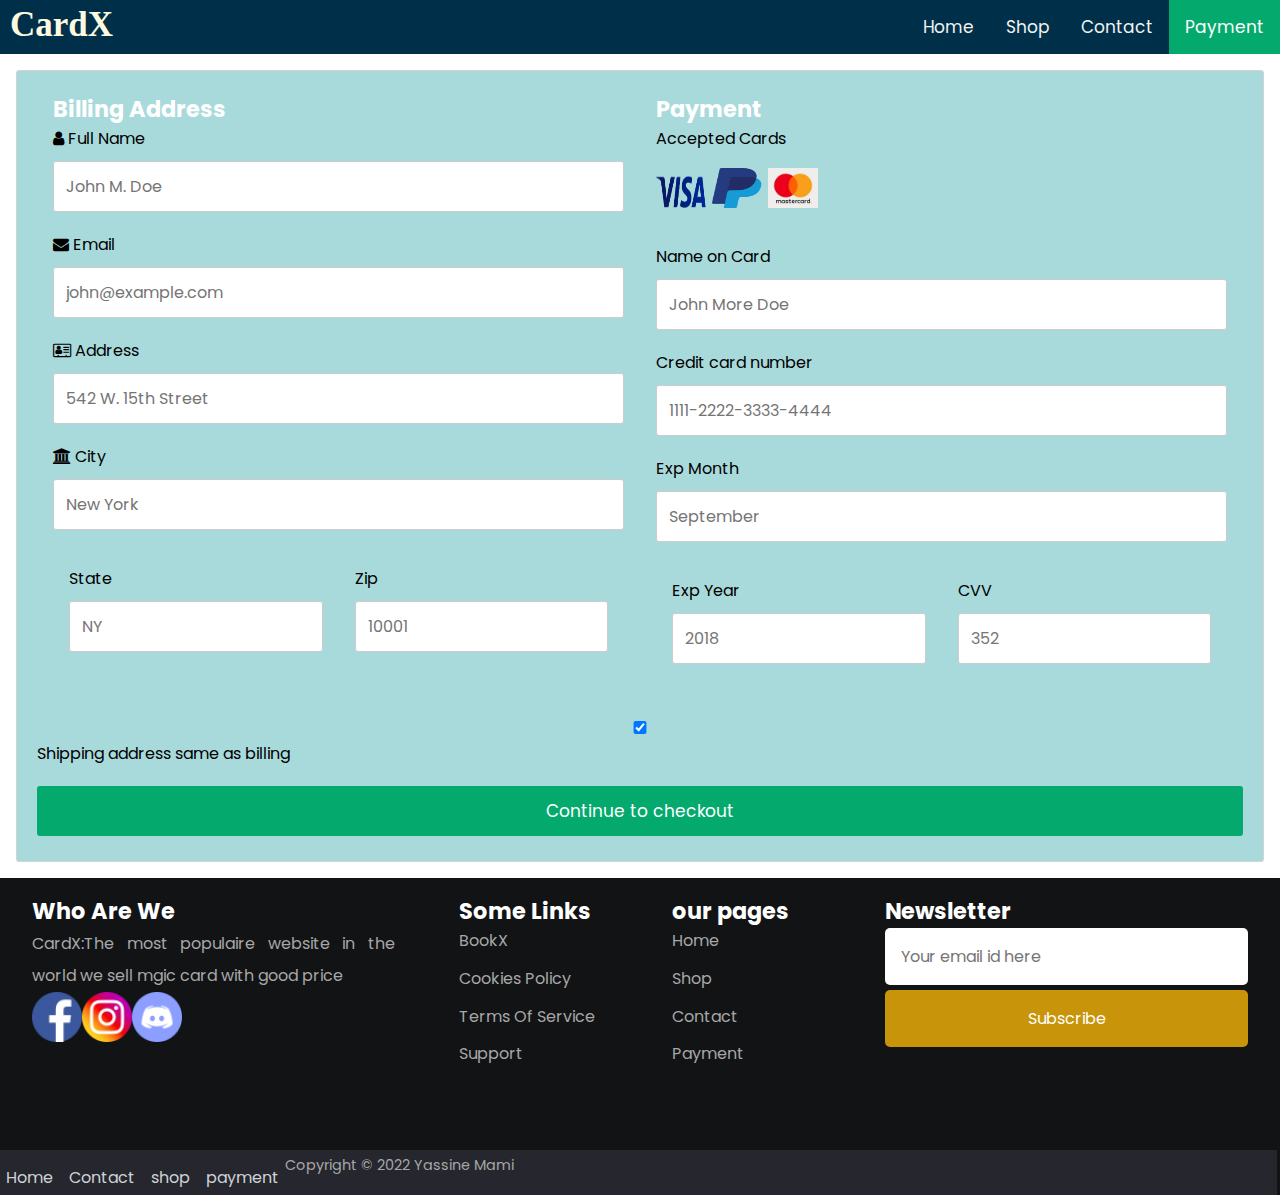
<file: CardX/selling.html>
<!DOCTYPE html>
<html lang="en">
<head>
    <meta charset="UTF-8">
    <meta http-equiv="X-UA-Compatible" content="IE=edge">
    <meta name="viewport" content="width=device-width, initial-scale=1.0">
    <title>CardX-payment</title>
    <link rel="icon" type="image/x-icon" href="photos/bicycle.jpg">
    <link rel="stylesheet" href="style.css">
    <link href="https://fonts.googleapis.com/css2?family=Material+Symbols+Outlined" rel="stylesheet" />
</head>
<body>
    <!-- Load an icon library to show a hamburger menu (bars) on small screens -->
<link rel="stylesheet" href="https://cdnjs.cloudflare.com/ajax/libs/font-awesome/4.7.0/css/font-awesome.min.css">

<div class="topnav" id="myTopnav">
  <div class="brand-name">CardX</div>
  <a href="selling.html" class="active">Payment</a>
  <a href="contact.html">Contact</a>
  <a href="shop.html">Shop</a>
  <a href="index.html">Home</a>

  <a href="javascript:void(0);" class="icon" onclick="myFunction()">
    <i class="fa fa-bars"></i>
  </a>
</div>

    <!-- Payment Conenair -->
    <div class="row payment">
        <div class="col-75">
          <div class="container-sel">
            <form>
      
              <div class="row">
                <div class="col-50">
                  <h3>Billing Address</h3>
                  <label for="fname"><i class="fa fa-user"></i> Full Name</label>
                  <input type="text" id="fname" name="firstname" placeholder="John M. Doe">
                  <label for="email"><i class="fa fa-envelope"></i> Email</label>
                  <input type="text" id="email" name="email" placeholder="john@example.com">
                  <label for="adr"><i class="fa fa-address-card-o"></i> Address</label>
                  <input type="text" id="adr" name="address" placeholder="542 W. 15th Street">
                  <label for="city"><i class="fa fa-institution"></i> City</label>
                  <input type="text" id="city" name="city" placeholder="New York">
      
                  <div class="row">
                    <div class="col-50">
                      <label for="state">State</label>
                      <input type="text" id="state" name="state" placeholder="NY">
                    </div>
                    <div class="col-50">
                      <label for="zip">Zip</label>
                      <input type="text" id="zip" name="zip" placeholder="10001">
                    </div>
                  </div>
                </div>
      
                <div class="col-50">
                  <h3>Payment</h3>
                  <label for="fname">Accepted Cards</label>
                  <div class="icon-container">
                      <img src="photos/visa.png" alt="" class="fa fa-cc-visa pay">
                    <img src="photos/paypal.png" alt="" class="fa fa-cc-paypal pay">
                    <img src="photos/mastercard.jpg" alt="" class="fa fa-cc-mastercard pay">
                  </div>
                  <label for="cname">Name on Card</label>
                  <input type="text" id="cname" name="cardname" placeholder="John More Doe">
                  <label for="ccnum">Credit card number</label>
                  <input type="text" id="ccnum" name="cardnumber" placeholder="1111-2222-3333-4444">
                  <label for="expmonth">Exp Month</label>
                  <input type="text" id="expmonth" name="expmonth" placeholder="September">
      
                  <div class="row">
                    <div class="col-50">
                      <label for="expyear">Exp Year</label>
                      <input type="text" id="expyear" name="expyear" placeholder="2018">
                    </div>
                    <div class="col-50">
                      <label for="cvv">CVV</label>
                      <input type="text" id="cvv" name="cvv" placeholder="352">
                    </div>
                  </div>
                </div>
      
              </div>
              <label>
                <input type="checkbox" checked="checked" name="sameadr" class="checkbox"> Shipping address same as billing
              </label>
              <a href="index.html"><input type="submit" value="Continue to checkout" class="btn"></a>
            </form>
          </div>
        </div>
      </div>

      <!-- Footer-Section -->
<footer>
    <div class="row primary">
      <div class="column about">
    
      <h3>Who Are We</h3>
    
       <p>
          CardX:The most populaire website in the world 
          we sell mgic card with good price
      </p>
    
      <div class="social">
        <a href="https://www.facebook.com/houssine.mami.16/"><img src="photos/facebook.png" alt="" class="fa-brands fa-facebook-square"></a>
        <a href="https://www.instagram.com/yassine_sama2008/"><img src="photos/instagram.png" alt="" class="fa-brands fa-instagram-square"></a>
        <a href="https://discord.com/channels/722556341738012733/854034636040831016"><img src="photos/discord.png" alt="" class="fa-brands fa-discord-square"></a>
      </div>
    </div>
    
    <div class="column links">
    <h3>Some Links</h3>
    
     <ul>
    
      <li>
       <a href="file:///D:/Dev%20Web/BookX/index.html">BookX</a>
      </li>
      <li>
       <a href="#cookies-policy">Cookies Policy</a>
      </li>
      <li>
       <a href="#terms-of-services">Terms Of Service</a>
      </li>
      <li>
       <a href="#support">Support</a>
      </li>
     </ul>
    
    </div>
    
    
    <div class="column links">
      <h3>our pages</h3>
       <ul>
        <li>
         <a href="index.html">Home</a>
        </li>
        <li>
         <a href="shop.html">Shop</a>
        </li>
        <li>
        <a href="contact.html">Contact</a>
        </li>
        <li>
        <a href="selling.html">Payment</a>
        </li>
      </ul>
    </div>
    
    <div class="column subscribe">
     <h3>Newsletter</h3>
      <div>
       <input type="email" placeholder="Your email id here" />
       <button>Subscribe</button>
      </div>
    
    </div>
    
    </div>
    
    <div class="row copyright">
      <div class="footer-menu">
    
      <a href="index.html">Home</a>
      <a href="contact.html">Contact</a>
      <a href="shop.html">shop</a>
      <a href="selling.html">payment</a>
    
      </div>
       <p>Copyright &copy; 2022 Yassine Mami</p>
    </div>
    </footer>
</body>
</html>
</file>
<file: style.css>
@import url('https://fonts.googleapis.com/css2?family=Poppins:wght@300;400;700&display=swap');

body {
    font-family: 'Poppins', sans-serif;
    margin: 0;
    padding: 0;
    text-align: center;
    background: #121212;
    color: #e0e0e0;
    overflow-x: hidden;
}
header {
    background: #1f1f1f;
    color: #fff;
    padding: 20px 0;
    box-shadow: 0 4px 8px rgba(0, 0, 0, 0.2);
}
nav {
    display: flex;
    justify-content: space-between;
    align-items: center;
    position: fixed;
    top: 0;
    width: 100%;
    background: #1f1f1f;
    z-index: 1000;
    padding: 10px 20px;
    box-shadow: 0 4px 8px rgba(0, 0, 0, 0.2);
}

nav ul {
    list-style: none;
    padding: 0;
    display: flex;
    margin-right: 30px;
}
nav ul li {
    margin-right: 15px;
}
nav ul li a {
    color: #ffcc00;
    text-decoration: none;
    font-weight: bold;
    font-size: 14px;
    transition: color 0.3s;
}
nav ul li a:hover {
    color: #ff5733;
}
.logo {
    font-size: 25px;
    font-weight: bold;
    color: #ffcc00;
    text-decoration: none;
    margin-left: 30px;
}
.logo:hover {
    color: #ff5733;
}
.hamburger-icon {
    display: none; 
    font-size: 30px;
    cursor: pointer;
    color: #ffcc00;
}
#hero {
    position: relative;
    padding: 100px 20px;
    background: url(bg_hero.jpg) center/cover no-repeat;
    color: white;
    height: 69vh;
    display: flex;
    justify-content: center;
    align-items: center;
    text-align: center;
    animation: fadeIn 1.5s ease-in-out;
}

#hero::before {
    content: '';
    position: absolute;
    top: 0;
    left: 0;
    width: 100%;
    height: 100%;
    background: rgba(0, 0, 0, 0.4); 
    z-index: 1; 
}

.hero-content {
    z-index: 10; 
}
#hero h2 {
    font-size: 48px;
    font-weight: 700;
    margin-bottom: 10px;
    animation: slideIn 1s ease-in-out;
}

#hero p {
    font-size: 24px;
    font-weight: 300;
    color: #f0f0f0;
    margin-bottom: 20px;
    animation: fadeInUp 1.2s ease-in-out;
}

.cta-button {
    background: #ff5733;
    color: white;
    font-size: 18px;
    padding: 12px 25px;
    border-radius: 30px;
    text-decoration: none;
    font-weight: bold;
    transition: background 0.3s;
    display: inline-block;
}

.cta-button:hover {
    background: #ffcc00;
}
.orange-row {
    background-color: #ff5733; 
    height: 2px;
    width: 100%; 
    margin-top: 20px; 
}
#projects h2 {
    color: #ff5733;
}
.project-list {
    display: flex;
    justify-content: center;
    gap: 40px;
    flex-wrap: wrap;
    padding: 40px;
}
.project {
    background: #1f1f1f;
    padding: 20px;
    border-radius: 10px;
    box-shadow: 0 4px 12px rgba(255, 87, 51, 0.5);
    width: 300px;
    transition: transform 0.3s, box-shadow 0.3s;
    margin: 20px;
}
.project:hover {
    transform: scale(1.1);
    box-shadow: 0 6px 16px rgba(255, 87, 51, 0.7);
}
.project-list a {
    text-decoration: none;
    color: #fff;
}
.project h3 {
    color: #ffcc00;
}
#about {
    padding: 20px 20px;
    background: #1f1f1f;
    border-radius: 10px;
    margin: 40px auto;
    width: 70%;
    box-shadow: 0 4px 12px rgba(255, 87, 51, 0.5);
}
#about-title {
    font-size: 30px;
    margin-bottom: 10px;
    color: #ff5733;
}
#about p {
    font-size: 18px;
    color: #b0b0b0;
}
#contact {
    padding: 30px 20px;
    background: #1f1f1f;
    border-radius: 10px;
    margin: 40px auto;
    width: 50%;
    box-shadow: 0 4px 12px rgba(255, 87, 51, 0.5);
}
#contact h2 {
    font-size: 30px;
    margin-bottom: 20px;
    color: #ff5733;
}
#contactForm {
    display: flex;
    flex-direction: column;
    gap: 15px;
}
#contactForm input, #contactForm textarea {
    width: 100%;
    padding: 10px;
    border: none;
    border-radius: 5px;
    font-size: 16px;
}
#contactForm button {
    background: #ff5733;
    color: white;
    padding: 10px;
    border: none;
    border-radius: 5px;
    font-size: 16px;
    cursor: pointer;
    transition: background 0.3s;
}
#contactForm button:hover {
    background: #ffcc00;
}
#responseMessage {
    margin-top: 10px;
    color: green;
}
footer {
    background: #1f1f1f;
    color: white;
    padding: 10px;
    margin-top: 20px;
}
@media (max-width: 768px) {
    #nav-list {
        display: none;
        flex-direction: column;
        position: fixed;
        bottom: 0;
        left: 0;
        background: #121212;
        width: 100%;
        justify-content: center;
        align-items: center;
        z-index: 100;
        box-shadow: 0 4px 8px rgba(0, 0, 0, 0.5);
        transition: transform 0.3s ease-in-out;
    }
    .hamburger-icon {
        display: block;
        margin-right: 40px;
    }
    #nav-list.open {
        display: flex;
        transform: translateX(0);
    }
    nav ul li {
        margin-bottom: 20px;
    }
    nav ul li a {
        font-size: 18px;
    }
    
}
@keyframes fadeIn {
    from { opacity: 0; transform: translateY(-20px); }
    to { opacity: 1; transform: translateY(0); }
}

@keyframes slideIn {
    from { opacity: 0; transform: translateX(-100px); }
    to { opacity: 1; transform: translateX(0); }
}

@keyframes fadeInUp {
    from { opacity: 0; transform: translateY(30px); }
    to { opacity: 1; transform: translateY(0); }
}
</file>
<file: BookX/style.css>
@import url('https://fonts.googleapis.com/css2?family=Nunito:ital,wght@0,200;0,300;0,400;0,500;0,600;0,700;0,800;0,900;1,200;1,300;1,400;1,500;1,600;1,700;1,800;1,900&family=Send+Flowers&display=swap');
@import url('https://fonts.googleapis.com/css2?family=Merriweather:ital,wght@0,300;0,400;0,700;0,900;1,300;1,400;1,700;1,900&display=swap');
*{
    box-sizing: border-box;
    font-family: 'Nunito', sans-serif;
    text-decoration: none;
}

head{
    margin: 0%;
    padding: 0%;
}

body{
    margin: 0%;
    padding: 0%;
    background-image: url('photos/book\ background1.jpg');    
    background-attachment: fixed;
    background-repeat: no-repeat;
    background-size: cover;
    background-position: center center;
    height: 100vh;
}

label.logo{
    color: #FEFAE0;
    font-size: 35px;
    line-height: 80px;
    padding: 0 50px;
    font-weight: bold;
    display: inline-block;
}

.header{
    background-color: #283618;
    width: 100%;
}

nav ul{
    float: right;
    position: relative;
    right: 35%;
    margin-bottom: 20px;
}

nav ul li{
    list-style-type: none;
    display: inline-block;
    padding: 5px;
    margin: 0;
}

.menu li a{
    color: white;
    letter-spacing: 0.1rem;
    word-spacing: 1.5em;
    position: relative;
    top: -15px;
}

.menu li a:hover{
    color: #DDA15E;
    background-color: #FEFAE0;
    transition: 0.5s;
    border-radius: 5px;
    padding: 8px 15px;
}

.symbols{
    line-height: 2em;
    margin-top: 5px;
    font-size: 30px;
}

#page-curent{
    color: #DDA15E;
    background-color: #FEFAE0;
    border-radius: 5px;
    padding: 8px 15px;
}

.menu li{
    float: left;
    padding: 35px;
}

.menu li a{
    text-decoration: none;
}

.login{
    font-weight: bold;
    text-decoration: none;
    position: absolute;
    left: 85%;
    top: 25px;
    padding: 10px 30px;
    background-color: #DDA15E;
    border-radius: 20px;
    color: #FEFAE0;
    text-align: center;
    z-index: 9999;
}

.login:hover{
    color: #DDA15E;
    background-color: #FEFAE0;
    transition: 0.5s;
}

.histoire-title{
    width: 350px;
    margin: 20px auto;
    padding: 0 10px;
    text-align: center;
    color: rgb(0, 0, 139);
    font-variant: small-caps;
    font-family: 'Merriweather', serif;
    letter-spacing: 0.5rem;
    background-color: rgba(128, 128, 128, 0.3);
    border-radius: 10px;
}

.proudct1{
    color: #000000;
    background-color: #FFF1E6;
    width: 25%;
    height: 370px;
    margin: 20px 50px;
    border-radius: 15px;
    float: left;
}

.new-block{
    clear: both;
}

.produit{
    height: 180px;
    width: 150px;
    margin-top: 10px;
    margin-left: 30%;
    align-items: center;
    border-radius: 10px;
}

.title-products{
   text-align: center;
}

.price-products{
    text-align: center;
    font-weight: bold;
}

.buy{
    width: 40%;
    line-height: 30px;
    background-color: #d6124d;
    margin: 0 auto 30px auto;
    color: #fff;
    text-align: center ;
    border-radius: 20px;
}
.buy:hover{
    background-color: #DDA15E;
    transition: 0.5s;
}

.blanc{
    color: white;
}

.best-sel{
    background-image: url('photos/Mini.png');
    background-repeat: no-repeat;
    background-size: cover;
    width: 70%;
    margin: 0 auto 20px auto;
    border-radius: 20px;
}

.best-sel h1{
    color: #f14907; 
    text-align: center;   
}

.best{
    margin: 20px 40px;
    display: inline-block;
}

.best img{
    height: 200px;
    width: 150px;
}

.best a{
    display: block;
    color: #d6124d;
    text-decoration: none;
    text-align: center;
    font-size: 18px;
}

.best a:hover{
    color: #ffff00;
    transition: 0.5s;
}

.row {
    display: -ms-flexbox; /* IE10 */
    display: flex;
    -ms-flex-wrap: wrap; /* IE10 */
    flex-wrap: wrap;
    margin: 0 -16px;
    padding-left: 20px;
    padding-right: 20px ;
  }
  
  .col-25 {
    -ms-flex: 25%; /* IE10 */
    flex: 25%;
  }
  
  .col-50 {
    -ms-flex: 50%; /* IE10 */
    flex: 50%;
  }
  
  .col-75 {
    -ms-flex: 75%; /* IE10 */
    flex: 75%;
    padding-left: 15px;
  }
  
  .col-25{
    padding: 0 16px;
  }
  
  .col-50{
      padding-left: 15px;
  }

  .container {
    background-image: url('photos/Honey_Dew.png');
    background-repeat: no-repeat;
    background-size: cover;
    border-radius: 3px;
    width: 120%;
    margin: 15px 0 15px 25%;
  }
  
  input[type=text] {
    width: 100%;
    margin-bottom: 20px;
    padding: 12px;
    border: 1px solid #ccc;
    border-radius: 3px;
  }
  
  label {
    margin-bottom: 10px;
    display: block;
  }
  
  .icon-container {
    margin-bottom: 20px;
    padding: 7px 0;
    font-size: 24px;
    height: 45px;
  }
  
  .btn {
    background-color: #04AA6D;
    color: white;
    padding: 12px;
    margin: 10px 40px;
    border: none;
    width: 90%;
    border-radius: 3px;
    cursor: pointer;
    font-size: 17px;
  }
  
  .fa{
      height: 40px;
      width: 60px;
      float: left;
      margin-left: 10px;
  }
  .cname{
      float: right;
  }
  
  .btn:hover {
    background-color: #45a049;
  }
  
  span.price {
    float: right;
    color: grey;
  }
  
  /* Responsive layout - when the screen is less than 800px wide, make the two columns stack on top of each other instead of next to each other (and change the direction - make the "cart" column go on top) */
  @media (max-width: 800px) {
    .row {
      flex-direction: column-reverse;
    }
    .col-25 {
      margin-bottom: 20px;
    }
  }


.footer{
    background-color: #184e77;
    width: 100%;
}

.h2-footer{
    color: #ffffff;
    text-align: center;
    font-weight: bold;
}

.footer-element .our-pages li {
    list-style-image: url('photos/tick.png');
}

.our-pages li a{
    text-decoration: none;
    color: #F3E8D6;
}

.our-pages li a:hover{
    color: #E5771E;
}

.our-pages li:hover{
    list-style-image: url('photos/right-arrow.png');
}

.footer-element{
    float:left;
    color: #ffffff;
    width: 20%;
    margin: 10px 150px 10px 20px;
}

.footer-element h2{
    text-align: center;
    font-weight: bold;
    text-decoration: underline;
}

.reseau-social{
    width: 100%;
    display: inline-block;
}

.center-rs{
    margin: 0 auto;
    width: 20%;
}

.comunity{
    float: left;
    margin-right: 5px ;
    height: 48px;
    width: 48px;
}

.facebook{
    background-image: url('photos/facebook.png');
}
.instagram{
    background-image: url('photos/instagram.png');
}

.discord{
    background-image: url('photos/discord.png');
}

.comunity:hover{
    opacity: 0.5;
    transition: 0.5s;
}

.copyright{
    clear: both;
    text-align: center;
    color: #ffffff;
    margin: 30px 0px;
}
</file>
<file: BookX/slider.css>
/* Slideshow container */
.slideshow-container {
  max-width: 1000px;
  position: relative;
  margin: auto;
}

/* Hide the images by default */
.mySlides {
  display: none;
}

/* Next & previous buttons */
.prev, .next {
  cursor: pointer;
  position: absolute;
  top: 50%;
  width: auto;
  margin-top: -22px;
  padding: 16px;
  color: white;
  font-weight: bold;
  font-size: 18px;
  transition: 0.6s ease;
  border-radius: 0 3px 3px 0;
  user-select: none;
}

/* Position the "next button" to the right */
.next {
  right: 0;
  border-radius: 3px 0 0 3px;
}

/* On hover, add a black background color with a little bit see-through */
.prev:hover, .next:hover {
  background-color: rgba(0,0,0,0.8);
}

/* Caption text */
.text {
  color: #f2f2f2;
  font-size: 15px;
  padding: 8px 12px;
  position: absolute;
  bottom: 8px;
  width: 100%;
  text-align: center;
}

/* Number text (1/3 etc) */
.numbertext {
  color: #f2f2f2;
  font-size: 12px;
  padding: 8px 12px;
  position: absolute;
  top: 0;
}

/* The dots/bullets/indicators */
.dot {
  cursor: pointer;
  height: 15px;
  width: 15px;
  margin: 0 2px;
  background-color: #bbb;
  border-radius: 50%;
  display: inline-block;
  transition: background-color 0.6s ease;
}

.active, .dot:hover {
  background-color: #717171;
}

/* Fading animation */
.fade {
  animation-name: yassine;
  animation-duration: 1.5s;
}


@keyframes yassine {
  from {opacity: .7}
  to {opacity: 1}
}
</file>
<file: CardX/style.css>
@import url('https://fonts.googleapis.com/css2?family=Poppins:ital,wght@0,100;0,200;0,300;0,400;0,500;0,600;0,700;0,800;0,900;1,100;1,200;1,300;1,400;1,500;1,600;1,700;1,800;1,900&display=swap');

*{
    box-sizing: border-box;
    font-family: 'Poppins', sans-serif;
    margin: 0;
    padding: 0;
    scroll-padding-top: 2rem;
    scroll-behavior: smooth;
    list-style: none;
    text-decoration: none;
}

:root{
    --main-color: #fd4646;
    --text-color: #171427;
    --bg-color: #fff;
    --panier-color: #F1FAEE;
}


.brand-name{
    color: #FEFAE0;
    font-size: 35px;
    line-height: 50px;
    padding-left: 10px;
    font-weight: bold;
    display: inline-block;
    font-family: 'Times New Roman', Times, serif;
}

/* Add a black background color to the top navigation */
.topnav {
  background-color: #003049;
  overflow: hidden;
}

/* Style the links inside the navigation bar */
.topnav a {
  float: right;
  display: block;
  color: #f2f2f2;
  text-align: center;
  padding: 14px 16px;
  text-decoration: none;
  font-size: 17px;
}

/* Change the color of links on hover */
.topnav a:hover {
  background-color: #ddd;
  color: black;
}

/* Add an active class to highlight the current page */
.topnav a.active {
  background-color: #04AA6D;
  color: white;
}

/* Hide the link that should open and close the topnav on small screens */
.topnav .icon {
  display: none;
}

/* When the screen is less than 600 pixels wide, hide all links, except for the first one ("Home"). Show the link that contains should open and close the topnav (.icon) */
@media screen and (max-width: 600px) {
  .topnav a:not(:first-child) {display: none;}
  .topnav a.icon {
      float: right;
      display: block;
  }
}
  
/* The "responsive" class is added to the topnav with JavaScript when the user clicks on the icon. This class makes the topnav look good on small screens (display the links vertically instead of horizontally) */
@media screen and (max-width: 600px) {
  .topnav.responsive {position: relative;}
  .topnav.responsive a.icon {
        position: absolute;
        right: 0;
        top: 0;
  }
    .topnav.responsive a {
        float: none;
        display: block;
        text-align: center;
    }
}

#myBtn {
  display: none; /* Hidden by default */
  position: fixed; /* Fixed/sticky position */
  bottom: 20px; /* Place the button at the bottom of the page */
  right: 30px; /* Place the button 30px from the right */
  z-index: 99; /* Make sure it does not overlap */
  border: ne; /* Remove borders */
  outline: none; /* Remove outline */
  background-color: #c1121f; /* Set a background color */
  color: white; /* Text color */
  cursor: pointer; /* Add a mouse pointer on hover */
  padding: 15px; /* Some padding */
  border-radius: 10px; /* Rounded corners */
  font-size: 18px; /* Increase font size */
}

#myBtn:hover {
  background-color: #555; /* Add a dark-grey background on hover */
}

.section-title{
    font-size: 1.5rem;
    font-weight: 600;
    text-align: center;
    margin: 1.5rem 0;
}
  

section{
  padding: 0 4rem;
}

.shop{
    margin-top: 2rem;
}

/* Shop Content */
.shop-content{
    display: grid;
    grid-template-columns: repeat(auto-fit, minmax(220px, auto));
}

.product-box{
    float: left;
    width: 25%;
    position: relative;
}

.product-box:hover{
    padding: 10px;
    border: 1px solid var(--text-color);
    transition: 0.4s;
}

.product-img{
    width: 200px;
    height: auto;
    margin-bottom: 0.5rem;
}

.product-title{
    font-size: 1.1rem;
    font-weight: 600;
    text-transform: uppercase;
    margin: 0.5rem;
    color: #000;
}

.price{
    font-weight: 500;
}

.add-cart{
    width: 50px;
    position: absolute;
    bottom: 0;
    right: 0;
    padding: 10px;
    cursor: pointer;
}

/* Selling-Content */
.row {
  display: -ms-flexbox; /* IE10 */
  display: flex;
  -ms-flex-wrap: wrap; /* IE10 */
  flex-wrap: wrap;
  margin: 0 -16px;
}

.col-25 {
  -ms-flex: 25%; /* IE10 */
  flex: 25%;
}

.col-50 {
  -ms-flex: 50%; /* IE10 */
  flex: 50%;
}

.col-75 {
  -ms-flex: 75%; /* IE10 */
  flex: 75%;
}

.col-25,
.col-50,
.col-75 {
  padding: 0 16px;
}

.container-sel {
  background-color: #A8DADC;
  padding: 5px 20px 15px 20px;
  border: 1px solid lightgrey;
  border-radius: 3px;
}

input[type=text] {
  width: 100%;
  margin-bottom: 20px;
  padding: 12px;
  border: 1px solid #ccc;
  border-radius: 3px;
}

label {
  margin-bottom: 10px;
  display: block;
}

.pay{
  height: 40px;
  width: 50px;
}

.icon-container {
  margin-bottom: 20px;
  padding: 7px 0;
  font-size: 24px;
}

.btn {
  background-color: #04AA6D;
  color: white;
  padding: 12px;
  margin: 10px 0;
  border: none;
  width: 100%;
  border-radius: 3px;
  cursor: pointer;
  font-size: 17px;
}

.btn:hover {
  background-color: #45a049;
}

/* Responsive layout - when the screen is less than 800px wide, make the two columns stack on top of each other instead of next to each other (and change the direction - make the "cart" column go on top) */
@media (max-width: 800px) {
  .row {
    flex-direction: column-reverse;
  }
  .col-25 {
    margin-bottom: 20px;
  }
}

/* Footer */
footer {
  background-color: #121315;
  color: #a7a7a7;
  font-size: 16px;
}
footer * {
  font-family: "Poppins", sans-serif;
  box-sizing: border-box;
  border: none;
  outline: none;
}
.row {
  padding: 1em 1em;
}
.row.primary {
  display: grid;
  grid-template-columns: 2fr 1fr 1fr 2fr;
  align-items: stretch;
}
.column {
  width: 100%;
  display: flex;
  flex-direction: column;
  padding: 0 2em;
  min-height: 15em;
}
h3 {
  width: 100%;
  text-align: left;
  color: white;
  font-size: 1.4em;
  white-space: nowrap;
}
ul {
  list-style: none;
  display: flex;
  flex-direction: column;
  padding: 0;
  margin: 0;
}
li:not(:first-child) {
  margin-top: 0.8em;
}
ul li a {
  color: #a7a7a7;
  text-decoration: none;
}
ul li a:hover {
  color: #2a8ded;
}
.about p {
  text-align: justify;
  line-height: 2;
  margin: 0;
}
input,
button {
  font-size: 1em;
  padding: 1em;
  width: 100%;
  border-radius: 5px;
  margin-bottom: 5px;
}
button {
  background-color: #c7940a;
  color: #ffffff;
}
div.social {
  display: flex;
  flex-direction: row;
  margin: 0.5 auto;
  width: 100%;
}

.copyright {
  padding: 0.3em 1em;
  background-color: #25262e;
  width: 101%;
}
.footer-menu{
  float: left;
    margin-top: 10px;
}

.footer-menu a{
  color: #cfd2d6;
  padding: 6px;

  text-decoration: none;
}

.footer-menu a:hover{
  color: #27bcda;
}

.fa-brands{
  height: 50px;
  width: 50px;
}

.fa-brands:hover{
  opacity: 0.5;
  transition: 0.5s;
}

.copyright p {
  font-size: 0.9em;
  text-align: right;
}

@media screen and (max-width: 850px) {
  .row.primary {
    grid-template-columns: 1fr;
  }

}
</file>
<file: BookX/contact.css>
@import url('https://fonts.googleapis.com/css2?family=Nunito:ital,wght@0,200;0,300;0,400;0,500;0,600;0,700;0,800;0,900;1,200;1,300;1,400;1,500;1,600;1,700;1,800;1,900&family=Send+Flowers&display=swap');
*{
    box-sizing: border-box;
    font-family: 'Nunito', sans-serif;
    text-decoration: none;
}

  head{
    margin: 0%;
    padding: 0%;
}

body{
    margin: 0%;
    padding: 0%;
    background-image: url("photos/book\ background1.jpg");
    height: 100vh;
    -webkit-background-size: cover;
    background-size: cover;
    background-position: center center;
    background-repeat: repeat-y;
    background-attachment: fixed;
}

label.logo{
    color: #FEFAE0;
    font-size: 35px;
    line-height: 80px;
    padding: 0 50px;
    font-weight: bold;
    display: inline-block;
}

.header{
    background-color: #283618;
    width: 100%;
}

nav ul{
    float: right;
    margin: 10px 35% 0px 0;
}

nav ul li{
    list-style-type: none;
    display: inline-block;
    padding: 5px;
    margin: 0;
}

.menu li a{
    color: white;
    letter-spacing: 0.1rem;
    word-spacing: 1.5em;
    position: relative;
    top: -15px;
}

.menu li a:hover{
    color: #DDA15E;
    background-color: #FEFAE0;
    transition: 0.5s;
    border-radius: 5px;
    padding: 8px 15px;
}

#page-curent{
    color: #DDA15E;
    background-color: #FEFAE0;
    border-radius: 5px;
    padding: 8px 15px;
}

.menu li{
    float: left;
    padding: 35px;
}

.menu li a{
    text-decoration: none;
}

.login{
    font-weight: bold;
    text-decoration: none;
    padding: 10px 30px;
    position: absolute;
    left: 85%;
    top: 20px;
    background-color: #DDA15E;
    border-radius: 20px;
    color: #FEFAE0;
    text-align: center;
    z-index: 9999;
}

.login:hover{
    color: #DDA15E;
    background-color: #FEFAE0;
    transition: 0.5s;
}
  
  /* Style inputs */
  input[type=text], select, textarea {
    width: 100%;
    padding: 12px;
    border: 1px solid #ccc;
    margin-top: 6px;
    margin-bottom: 16px;
    resize: vertical;
  }
  
  input[type=submit] {
    background-color: #04AA6D;
    color: white;
    padding: 12px 20px;
    border: none;
    cursor: pointer;
  }
  
  input[type=submit]:hover {
    background-color: #45a049;
  }
  
  /* Style the container/contact section */
  .container {
    border-radius: 5px;
    background-color: lightgrey;
    padding: 10px;
    width: 70%;
    margin: 20px auto;
  }
  
  /* Create two columns that float next to eachother */
  .column {
    float: left;
    width: 50%;
    margin-top: 6px;
    padding: 20px;
  }
  
  /* Clear floats after the columns */
  .row:after {
    content: "";
    display: table;
    clear: both;
  }
  
  /* Responsive layout - when the screen is less than 600px wide, make the two columns stack on top of each other instead of next to each other */
  @media screen and (max-width: 600px) {
    .column, input[type=submit] {
      width: 100%;
      margin-top: 0;
    }
  }

  .footer{
    background-color: #184e77;
    width: 100%;
}

.h2-footer{
    color: #ffffff;
    text-align: center;
    font-weight: bold;
}

.footer-element .our-pages li {
    list-style-image: url('photos/tick.png');
}

.our-pages li a{
    text-decoration: none;
    color: #F3E8D6;
}

.our-pages li a:hover{
    color: #E5771E;
}

.our-pages li:hover{
    list-style-image: url('photos/right-arrow.png');
}

.footer-element{
    float:left;
    color: #ffffff;
    width: 20%;
    margin: 10px 150px 10px 20px;
}

.footer-element h2{
    text-align: center;
    font-weight: bold;
    text-decoration: underline;
}

.reseau-social{
    width: 100%;
    display: inline-block;
}

.center-rs{
    margin: 0 auto;
    width: 20%;
}

.comunity{
    float: left;
    margin-right: 5px ;
    height: 48px;
    width: 48px;
}

.facebook{
    background-image: url('photos/facebook.png');
}
.instagram{
    background-image: url('photos/instagram.png');
}

.discord{
    background-image: url('photos/discord.png');
}

.comunity:hover{
    opacity: 0.5;
    transition: 0.5s;
}

.copyright{
    clear: both;
    text-align: center;
    color: #ffffff;
    margin: 30px 0px;
}
</file>
